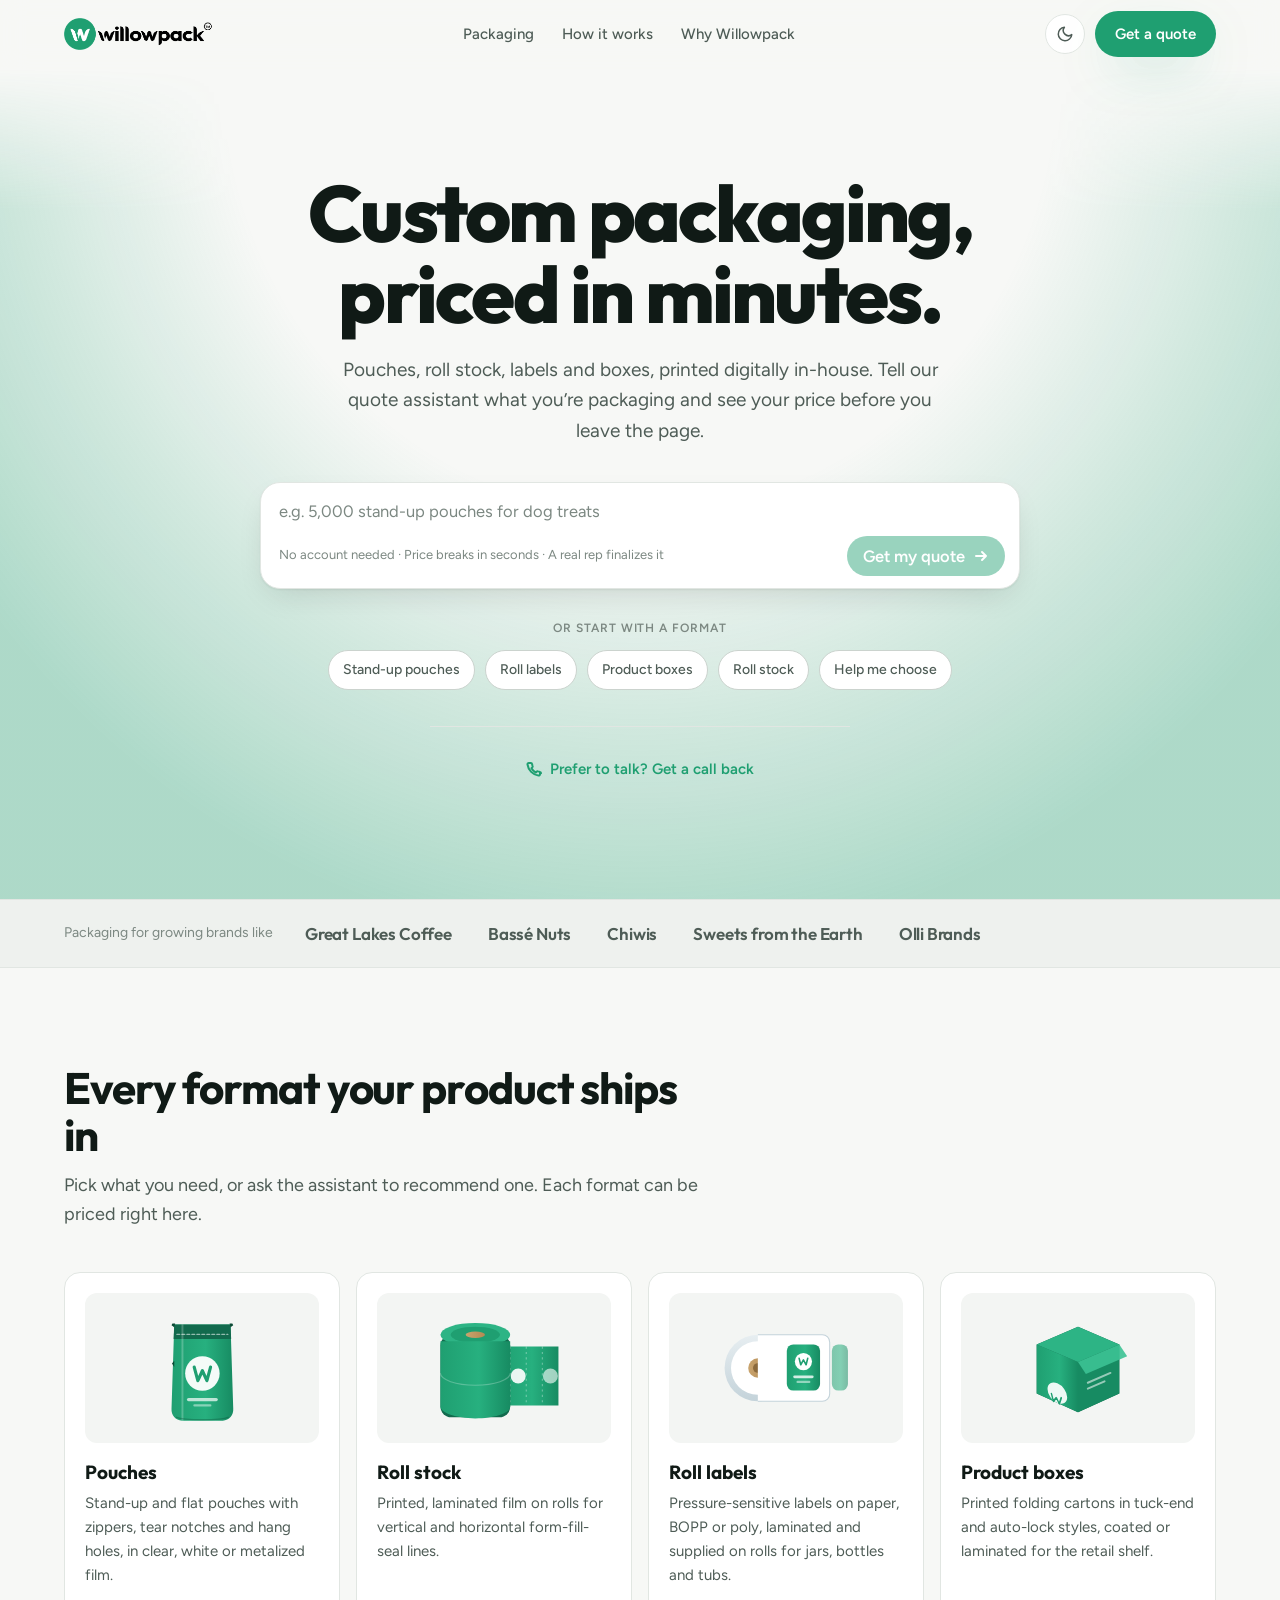
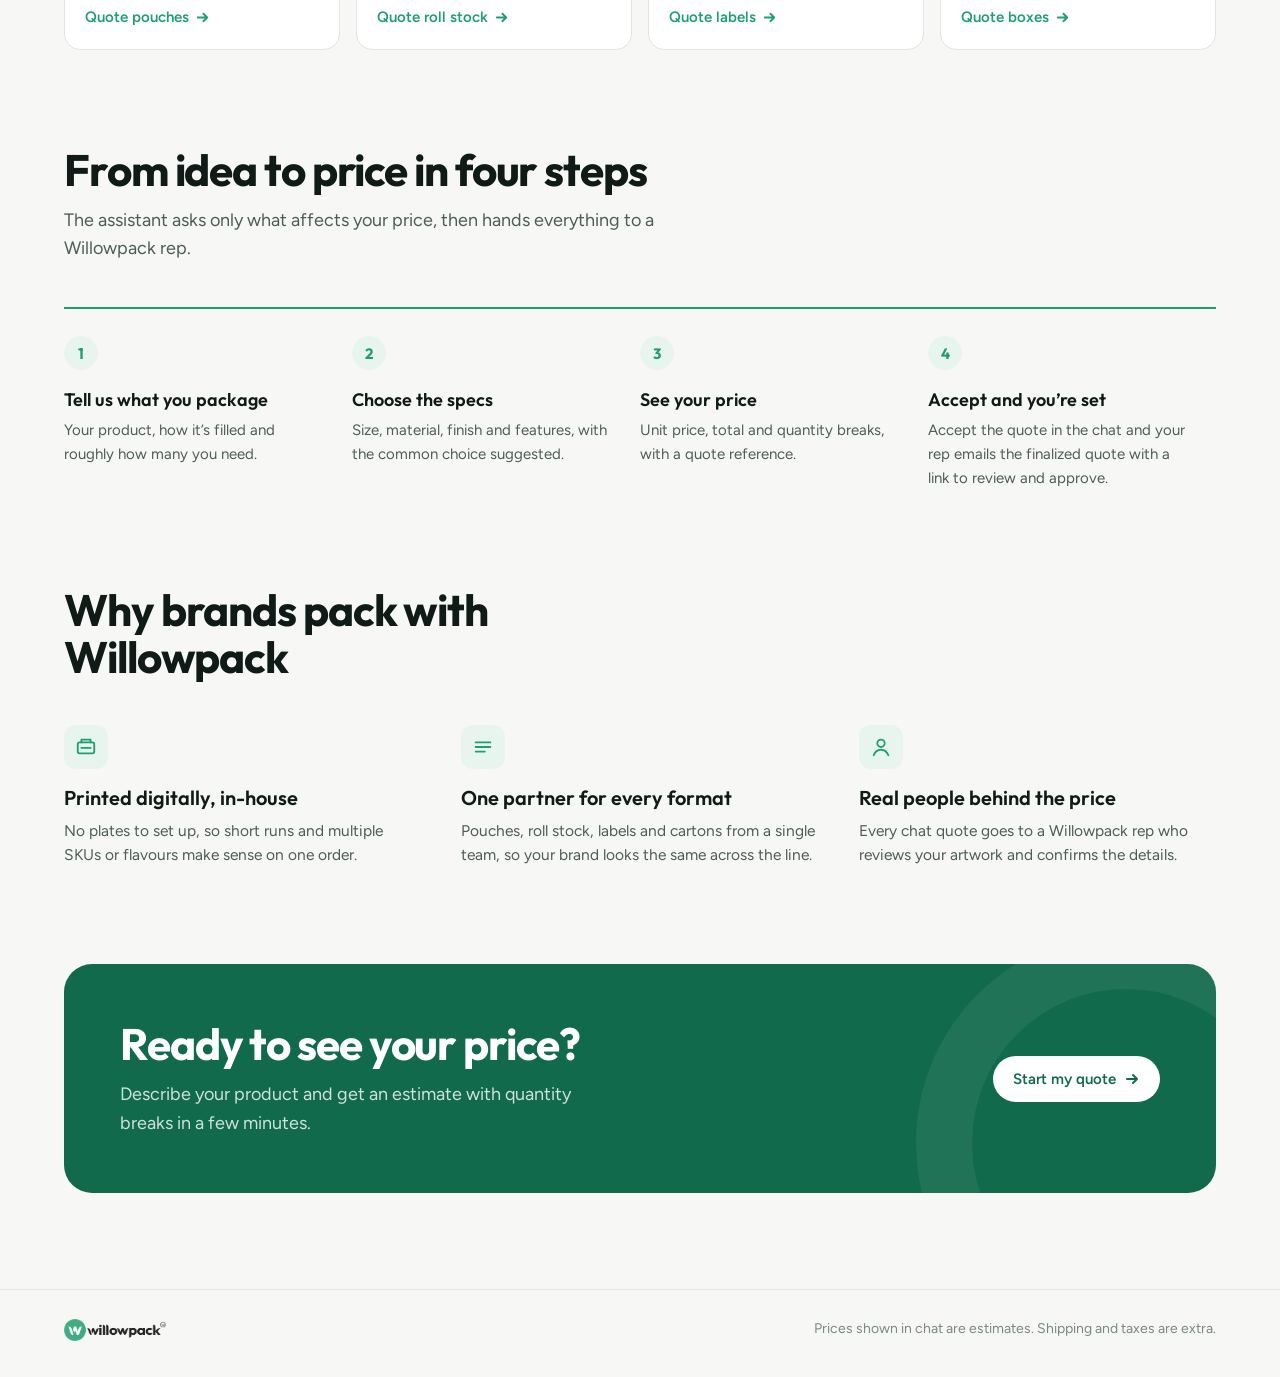
<file: index.html>
<!DOCTYPE html>
<html lang="en">
<head>
<meta charset="utf-8">
<meta name="viewport" content="width=device-width, initial-scale=1, viewport-fit=cover">
<title>Custom packaging, priced in minutes | Willowpack</title>
<meta name="description" content="Pouches, roll stock, roll labels and product boxes, printed digitally in-house. Get an instant estimate from the Willowpack quote assistant.">
<link rel="icon" href="[data-uri]">
<link rel="preconnect" href="https://fonts.googleapis.com">
<link rel="preconnect" href="https://fonts.gstatic.com" crossorigin>
<link href="https://fonts.googleapis.com/css2?family=Outfit:wght@500;600;700;800&family=Figtree:wght@400;500;600&display=swap" rel="stylesheet">
<script>
/* Set theme before paint: saved choice, else system */
(function(){var t;try{t=localStorage.getItem('wp_theme')}catch(e){}
if(t!=='light'&&t!=='dark'){t=window.matchMedia&&matchMedia('(prefers-color-scheme: dark)').matches?'dark':'light'}
document.documentElement.setAttribute('data-theme',t)})();
</script>
<style>
/* ---------- Tokens ---------- */
:root{
  --green:#1F9F71; --green-600:#188460; --green-700:#126A4D; --green-50:#E8F5EF; --green-100:#CDEBDD;
  --kraft:#C9A46E; --kraft-2:#B48A52; --film:#DCE9EF;
  --bg:#F7F8F6; --bg-2:#EEF1EE; --surface:#FFFFFF; --surface-2:#F3F5F3;
  --text:#101A16; --muted:#4E5C56; --faint:#7C8882; --line:#E1E6E2; --line-2:#CBD3CE;
  --ink-on-green:#FFFFFF; --shadow:0 1px 2px rgba(16,26,22,.06),0 12px 32px -12px rgba(16,26,22,.18);
  --glow:0 18px 50px -18px rgba(31,159,113,.55);
  --radius:16px; --radius-sm:10px; --hero-glow:34%;
  color-scheme:light;
  box-sizing:border-box;
  padding-top:env(safe-area-inset-top,0px); padding-bottom:env(safe-area-inset-bottom,0px);
}
@media (prefers-color-scheme: dark){
  :root:not([data-theme="light"]){
    --bg:#0B1311; --bg-2:#0F1916; --surface:#121D1A; --surface-2:#17231F;
    --text:#E9F0EC; --muted:#A2B2AA; --faint:#73847C; --line:#1F2D28; --line-2:#2B3B35;
    --green-50:#0F2A20; --green-100:#164034; --film:#20323A;
    --shadow:0 1px 2px rgba(0,0,0,.4),0 16px 40px -16px rgba(0,0,0,.6);
    --hero-glow:24%;
    color-scheme:dark;
  }
}
:root[data-theme="dark"]{
  --bg:#0B1311; --bg-2:#0F1916; --surface:#121D1A; --surface-2:#17231F;
  --text:#E9F0EC; --muted:#A2B2AA; --faint:#73847C; --line:#1F2D28; --line-2:#2B3B35;
  --green-50:#0F2A20; --green-100:#164034; --film:#20323A;
  --shadow:0 1px 2px rgba(0,0,0,.4),0 16px 40px -16px rgba(0,0,0,.6);
  --hero-glow:24%;
  color-scheme:dark;
}
*,*::before,*::after{box-sizing:inherit}
html{scroll-behavior:smooth;scroll-padding-top:calc(80px + env(safe-area-inset-top,0px))}
body{margin:0;background:var(--bg);color:var(--text);font:400 16.5px/1.6 Figtree,system-ui,"Segoe UI",sans-serif;-webkit-font-smoothing:antialiased;transition:background-color .25s,color .25s}
img{max-width:100%;display:block}
button,textarea,input{font:inherit;color:inherit}
a{color:inherit}
:focus-visible{outline:2px solid var(--green);outline-offset:3px;border-radius:6px}
.sr{position:absolute;width:1px;height:1px;overflow:hidden;clip:rect(0 0 0 0);white-space:nowrap}
.wrap{max-width:1200px;margin:0 auto;padding:0 24px}

/* Logo swap */
.logo{height:32px;width:auto;display:block}
.logo-dark{display:none}
:root[data-theme="dark"] .logo-light{display:none}
:root[data-theme="dark"] .logo-dark{display:block}

/* ---------- Nav ---------- */
.nav{position:sticky;top:0;z-index:20;background:color-mix(in srgb,var(--bg) 82%,transparent);backdrop-filter:saturate(1.4) blur(12px);-webkit-backdrop-filter:saturate(1.4) blur(12px);border-bottom:1px solid transparent;transition:border-color .2s}
.nav.scrolled{border-color:var(--line)}
body::before{content:"";position:fixed;inset:0 0 auto;height:env(safe-area-inset-top,0px);z-index:10;background:var(--bg)}
.nav .wrap{display:flex;align-items:center;justify-content:space-between;height:68px;gap:20px}
.nav-links{display:flex;gap:28px;font-weight:500;font-size:15px;color:var(--muted)}
.nav-links a{text-decoration:none;transition:color .15s}
.nav-links a:hover{color:var(--text)}
.nav-right{display:flex;align-items:center;gap:10px}
.btn.nav-past{display:none;align-items:center;gap:6px;padding:9px 14px;font-size:14px}
.btn.nav-past.show{display:inline-flex}
.nav-past svg{width:16px;height:16px}
@media (max-width:720px){.nav-past .lbl{display:none}.nav-past{padding:9px 11px}.nav-right{gap:8px}}
.nav .btn{white-space:nowrap}
@media (max-width:420px){.nav-right{gap:6px}.nav .icon-btn{width:36px;height:36px}.nav-past{padding:8px 10px}.nav .btn-primary{padding:8px 12px;font-size:13.5px}.nav .logo{width:96px;height:auto}}
.hero h1 .wave{display:inline-block;font-size:.82em;margin-left:.12em;vertical-align:.02em;transform-origin:70% 70%;animation:wave 1.6s ease-in-out .4s 2}
.hero.returning h1{font-size:clamp(36px,5.2vw,64px);line-height:1.08;margin:0 0 14px}
.hero.returning h1 .hname{white-space:nowrap}
.hero.returning .lede{font-size:clamp(18px,1.9vw,21px);max-width:44ch;margin:0 auto 32px}
.hero.returning .lede strong{color:var(--text);font-weight:600}
.hero .eyebrow-back{display:inline-flex;align-items:center;gap:8px;margin:0 0 18px;padding:6px 14px 6px 10px;border-radius:999px;border:1px solid var(--line);background:color-mix(in srgb,var(--surface) 70%,transparent);font-size:13.5px;font-weight:500;color:var(--muted)}
.hero .eyebrow-back i{width:8px;height:8px;border-radius:50%;background:var(--green);box-shadow:0 0 0 4px color-mix(in srgb,var(--green) 20%,transparent)}
@keyframes wave{0%,60%,100%{transform:rotate(0)}10%,30%{transform:rotate(14deg)}20%{transform:rotate(-8deg)}40%{transform:rotate(-4deg)}50%{transform:rotate(10deg)}}
@media (prefers-reduced-motion:reduce){.hero h1 .wave{animation:none}}
.icon-btn{width:40px;height:40px;border-radius:50%;border:1px solid var(--line);background:var(--surface);display:grid;place-items:center;cursor:pointer;color:var(--muted);transition:color .15s,border-color .15s}
.icon-btn:hover{color:var(--text);border-color:var(--line-2)}
.icon-btn svg{width:18px;height:18px}
.sun{display:none}
:root[data-theme="dark"] .sun{display:block}
:root[data-theme="dark"] .moon{display:none}

.btn{display:inline-flex;align-items:center;gap:8px;border:none;border-radius:999px;padding:11px 20px;font-weight:600;font-size:15px;cursor:pointer;text-decoration:none;transition:background-color .15s,transform .15s,box-shadow .2s}
.btn-primary{background:var(--green);color:var(--ink-on-green);box-shadow:var(--glow)}
.btn-primary:hover{background:var(--green-600);transform:translateY(-1px)}
.btn-primary:active{transform:translateY(0)}
.btn-ghost{background:transparent;color:var(--text);border:1px solid var(--line-2)}
.btn-ghost:hover{background:var(--surface)}
.btn svg{width:16px;height:16px}

/* ---------- Hero ---------- */
.hero{position:relative;overflow:hidden;padding:104px 0 112px}
.hero::before{content:"";position:absolute;inset:0;pointer-events:none;background:radial-gradient(ellipse 56% 92% at 50% 0%,transparent 58%,color-mix(in srgb,var(--green) calc(var(--hero-glow) * .5),transparent) 85%,color-mix(in srgb,var(--green) var(--hero-glow),transparent) 115%);-webkit-mask-image:linear-gradient(to bottom,transparent 0,#000 140px);mask-image:linear-gradient(to bottom,transparent 0,#000 140px)}
.hero-grid{position:relative;display:flex;justify-content:center}
.hero-col{width:100%;max-width:760px;text-align:center}
.hero h1{font:800 clamp(42px,6.2vw,80px)/1.02 Outfit,Figtree,sans-serif;letter-spacing:-.035em;margin:0 0 20px}
.hero .lede{font-size:19px;color:var(--muted);max-width:50ch;margin:0 auto 36px}
.hero .composer{text-align:left}

/* Composer (hero + chat share styles) */
.composer{background:var(--surface);border:1px solid var(--line);border-radius:20px;padding:14px 14px 12px 18px;box-shadow:var(--shadow);transition:border-color .15s,box-shadow .2s}
@keyframes nudge{0%{box-shadow:var(--shadow),0 0 0 0 color-mix(in srgb,var(--green) 45%,transparent)}100%{box-shadow:var(--shadow),0 0 0 14px color-mix(in srgb,var(--green) 0%,transparent)}}
.composer.nudge{animation:nudge .9s ease-out 2}
.composer:focus-within{border-color:var(--green);box-shadow:var(--shadow),0 0 0 4px color-mix(in srgb,var(--green) 18%,transparent)}
.composer textarea{display:block;width:100%;border:none;background:transparent;resize:none;outline:none;min-height:26px;max-height:180px;line-height:1.5;padding:2px 0 12px;font-size:16.5px}
.composer textarea:focus-visible{outline:none}
.composer textarea::placeholder{color:var(--faint)}
.composer-row{display:flex;align-items:center;gap:10px}
.composer-row .hint{font-size:13px;color:var(--faint)}
.send{margin-left:auto;height:40px;border-radius:999px;border:none;background:var(--green);color:#fff;display:inline-flex;align-items:center;gap:8px;padding:0 16px;font-weight:600;cursor:pointer;transition:background-color .15s,opacity .15s}
.send:hover{background:var(--green-600)}
.send:disabled{opacity:.45;cursor:default}
.send svg{width:16px;height:16px}
.send.round{width:40px;padding:0;justify-content:center}

.quick{display:flex;flex-wrap:wrap;gap:10px;justify-content:center}
.hero .quick-label{margin:30px 0 12px;font-size:12px;font-weight:600;letter-spacing:.08em;text-transform:uppercase;color:var(--faint)}
.hero .callme-wrap{margin-top:36px;padding-top:24px;border-top:1px solid var(--line);max-width:420px;margin-left:auto;margin-right:auto}
.chip{border:1px solid var(--line-2);background:var(--surface);border-radius:999px;padding:8px 14px;font-size:14px;font-weight:500;color:var(--muted);cursor:pointer;transition:color .15s,border-color .15s,background-color .15s,transform .15s}
.chip:hover{color:var(--text);border-color:var(--green);transform:translateY(-1px)}
.assure{display:flex;gap:18px;flex-wrap:wrap;margin-top:24px;justify-content:center;font-size:14px;color:var(--muted)}
.assure span{display:inline-flex;align-items:center;gap:8px}
.assure svg{width:16px;height:16px;color:var(--green);flex:none}

/* Spec explorer (hero visual) */
.explorer{position:relative;background:var(--surface);border:1px solid var(--line);border-radius:28px;box-shadow:var(--shadow);overflow:hidden}
.tabs{display:flex;gap:4px;padding:8px;border-bottom:1px solid var(--line);background:var(--surface-2)}
.tab{flex:1;border:none;background:transparent;border-radius:12px;padding:10px 6px;font-size:14px;font-weight:600;color:var(--muted);cursor:pointer;transition:background-color .2s,color .2s}
.tab:hover{color:var(--text)}
.tab[aria-selected="true"]{background:var(--surface);color:var(--text);box-shadow:0 1px 2px rgba(16,26,22,.08)}
.stage{position:relative;height:320px;display:grid;place-items:center;background:
  radial-gradient(60% 70% at 50% 60%,color-mix(in srgb,var(--green) 10%,transparent),transparent),
  repeating-linear-gradient(0deg,transparent 0 31px,color-mix(in srgb,var(--line) 70%,transparent) 31px 32px),
  repeating-linear-gradient(90deg,transparent 0 31px,color-mix(in srgb,var(--line) 70%,transparent) 31px 32px)}
.art{position:absolute;inset:0;display:grid;place-items:center;opacity:0;transform:translateY(14px) scale(.97);transition:opacity .35s ease,transform .45s cubic-bezier(.2,.8,.2,1);pointer-events:none}
.art.on{opacity:1;transform:none}
.art svg{height:250px;width:auto;filter:drop-shadow(0 18px 24px rgba(16,26,22,.18))}
.spec{padding:20px 22px 22px;display:grid;grid-template-columns:1fr auto;gap:16px;align-items:end;border-top:1px solid var(--line)}
.spec h3{font:700 20px/1.2 Outfit,sans-serif;margin:0 0 4px;letter-spacing:-.01em}
.spec .for{font-size:14px;color:var(--muted);margin:0 0 12px}
.spec ul{list-style:none;margin:0;padding:0;display:flex;flex-wrap:wrap;gap:6px}
.spec li{font-size:13px;padding:4px 10px;border-radius:999px;background:var(--green-50);color:var(--green-700)}
:root[data-theme="dark"] .spec li{color:#9BE0C2}
@media (prefers-color-scheme: dark){:root:not([data-theme="light"]) .spec li{color:#9BE0C2}}

/* ---------- Brands ---------- */
.brands{border-block:1px solid var(--line);background:var(--bg-2)}
.brands .wrap{display:flex;align-items:center;gap:32px;padding-block:22px;flex-wrap:wrap}
.brands p{margin:0;font-size:14px;color:var(--faint);flex:none}
.brand-list{display:flex;gap:36px;flex-wrap:wrap;font:600 17px/1 Outfit,sans-serif;color:var(--muted);letter-spacing:-.01em}

/* ---------- Sections ---------- */
section.block{padding:96px 0}
.head{max-width:640px;margin:0 0 44px}
.head h2{font:700 clamp(30px,3.6vw,44px)/1.08 Outfit,sans-serif;letter-spacing:-.025em;margin:0 0 12px}
.head p{margin:0;color:var(--muted);font-size:18px}

.formats{display:grid;grid-template-columns:repeat(4,minmax(0,1fr));gap:16px}
.format{position:relative;display:flex;flex-direction:column;background:var(--surface);border:1px solid var(--line);border-radius:var(--radius);padding:20px;transition:border-color .2s,transform .25s cubic-bezier(.2,.8,.2,1),box-shadow .25s}
.format:hover{border-color:color-mix(in srgb,var(--green) 55%,var(--line));transform:translateY(-4px);box-shadow:var(--shadow)}
.format .thumb{height:150px;border-radius:12px;background:var(--surface-2);display:grid;place-items:center;margin-bottom:18px;overflow:hidden}
.format .thumb svg{height:118px;width:auto;transition:transform .4s cubic-bezier(.2,.8,.2,1)}
.format:hover .thumb svg{transform:scale(1.06) rotate(-2deg)}
.format h3{font:700 19px/1.25 Outfit,sans-serif;margin:0 0 6px}
.format p{margin:0 0 18px;color:var(--muted);font-size:15px;flex:1}
.link-btn{align-self:flex-start;display:inline-flex;align-items:center;gap:6px;border:none;background:none;padding:0;font-weight:600;color:var(--green);cursor:pointer;font-size:15px}
.link-btn svg{width:15px;height:15px;transition:transform .2s}
.format:hover .link-btn svg{transform:translateX(3px)}

.steps{display:grid;grid-template-columns:repeat(4,minmax(0,1fr));gap:0;counter-reset:s;border-top:1px solid var(--line)}
.step{counter-increment:s;padding:28px 24px 0 0;position:relative}
.step::before{content:counter(s);display:grid;place-items:center;width:34px;height:34px;border-radius:50%;background:var(--green-50);color:var(--green);font:700 15px/1 Outfit,sans-serif;margin-bottom:18px}
.step::after{content:"";position:absolute;top:-1px;left:0;height:2px;width:0;background:var(--green);transition:width .8s cubic-bezier(.2,.8,.2,1)}
.steps.seen .step::after{width:100%}
.steps.seen .step:nth-child(2)::after{transition-delay:.15s}
.steps.seen .step:nth-child(3)::after{transition-delay:.3s}
.steps.seen .step:nth-child(4)::after{transition-delay:.45s}
.step h3{font:600 18px/1.3 Outfit,sans-serif;margin:0 0 6px}
.step p{margin:0;color:var(--muted);font-size:15px;max-width:28ch}

.why{display:grid;grid-template-columns:repeat(3,minmax(0,1fr));gap:40px}
.why h3{font:600 20px/1.3 Outfit,sans-serif;margin:0 0 8px}
.why p{margin:0;color:var(--muted);font-size:15.5px}
.why .ico{width:44px;height:44px;border-radius:12px;background:var(--green-50);color:var(--green);display:grid;place-items:center;margin-bottom:16px}
.why .ico svg{width:22px;height:22px}

.cta-band{padding:0 0 96px}
.cta-card{position:relative;overflow:hidden;border-radius:28px;background:var(--green-700);color:#fff;padding:56px;display:grid;grid-template-columns:1.3fr 1fr;gap:32px;align-items:center}
.cta-card>*{position:relative;z-index:1}
.cta-card::after{content:"";position:absolute;pointer-events:none;right:-120px;bottom:-160px;width:420px;height:420px;border-radius:50%;border:56px solid rgba(255,255,255,.06)}
.cta-card h2{font:700 clamp(30px,3.6vw,44px)/1.08 Outfit,sans-serif;letter-spacing:-.025em;margin:0 0 12px}
.cta-card p{margin:0;color:rgba(255,255,255,.8);font-size:18px;max-width:42ch}
.cta-card .btn-primary{background:#fff;color:var(--green-700);box-shadow:none;justify-self:end}
.cta-card .btn-primary:hover{background:#EAF6F0}

footer{border-top:1px solid var(--line);padding:28px 0 36px;color:var(--faint);font-size:14px}
footer .wrap{display:flex;justify-content:space-between;gap:16px;flex-wrap:wrap;align-items:center}
footer .logo{height:22px;opacity:.85}

/* Reveal on scroll (one orchestrated entrance per section) */
.reveal{opacity:0;transform:translateY(16px);transition:opacity .6s ease,transform .7s cubic-bezier(.2,.8,.2,1)}
.reveal.in{opacity:1;transform:none}

/* ---------- Chat ---------- */
.chat{position:fixed;inset:0;z-index:50;display:flex;flex-direction:column;background:var(--bg);opacity:0;visibility:hidden;transform:translateY(24px);transition:opacity .3s ease,transform .45s cubic-bezier(.2,.8,.2,1),visibility 0s linear .45s;padding-top:env(safe-area-inset-top,0px);padding-bottom:env(safe-area-inset-bottom,0px)}
.chat.open{opacity:1;visibility:visible;transform:none;transition:opacity .3s ease,transform .45s cubic-bezier(.2,.8,.2,1)}
.chat-bar{display:flex;align-items:center;gap:14px;padding:12px 20px;border-bottom:1px solid var(--line);background:var(--bg)}
.chat-bar .logo{height:24px}
.who{display:flex;align-items:center;gap:8px;font-size:14px;color:var(--muted);padding-left:14px;border-left:1px solid var(--line)}
.who b{color:var(--text);font-weight:600}.who-av{width:24px;height:24px;border-radius:50%;flex:none}
.dot{width:8px;height:8px;border-radius:50%;background:var(--green);box-shadow:0 0 0 0 rgba(31,159,113,.6);animation:pulse 2.4s infinite}
@keyframes pulse{0%{box-shadow:0 0 0 0 rgba(31,159,113,.5)}70%{box-shadow:0 0 0 8px rgba(31,159,113,0)}100%{box-shadow:0 0 0 0 rgba(31,159,113,0)}}
.chat-bar .spacer{flex:1}
.chat-bar .btn{padding:8px 14px;font-size:14px}

.progress{display:flex;gap:6px;justify-content:safe center;padding:10px 20px;border-bottom:1px solid var(--line);background:var(--bg-2);font-size:13px;color:var(--faint);overflow-x:auto}
.progress span{display:inline-flex;align-items:center;gap:6px;white-space:nowrap;padding:4px 10px;border-radius:999px;transition:color .3s,background-color .3s}
.progress span::before{content:"";width:7px;height:7px;border-radius:50%;background:var(--line-2);transition:background-color .3s}
.progress span.done{color:var(--muted)}
.progress span.done::before{background:var(--green)}
.progress span.now{color:var(--text);background:var(--surface)}
.progress span.now::before{background:var(--green);box-shadow:0 0 0 3px color-mix(in srgb,var(--green) 25%,transparent)}

.thread{flex:1;overflow-y:auto;padding:24px 20px 8px}
.thread-inner{max-width:760px;margin:0 auto}
.msg{display:flex;gap:12px;margin:0 0 22px;animation:rise .35s cubic-bezier(.2,.8,.2,1)}
@keyframes rise{from{opacity:0;transform:translateY(8px)}to{opacity:1;transform:none}}
.msg.user{justify-content:flex-end}
.avatar{width:32px;height:32px;border-radius:50%;flex:none;margin-top:2px}
.bubble{max-width:min(620px,86%);word-wrap:break-word}
.msg.user .bubble{background:var(--green);color:#fff;padding:10px 16px;border-radius:20px 20px 6px 20px}
.msg.bot .bubble{padding-top:4px}
.bubble p{margin:0 0 10px}.bubble p:last-child{margin-bottom:0}
.bubble ul,.bubble ol{margin:0 0 10px;padding-left:22px}
.bubble li{margin:3px 0}
.bubble strong{font-weight:600}
.bubble a{color:var(--green)}
.replies{display:flex;flex-wrap:wrap;gap:8px;margin-top:12px}
.replies .chip{font-size:13.5px;padding:7px 13px}
.replies.used .chip{opacity:.45;pointer-events:none}
.replies.used .chip.picked{opacity:1}
.chip.picked{background:var(--green);border-color:var(--green);color:#fff}
#bookBtn.booked{background:transparent;color:var(--green-700);border:1px solid var(--green);box-shadow:none;cursor:default;pointer-events:none}
:root[data-theme=dark] #bookBtn.booked,.dark #bookBtn.booked{color:var(--green)}
.chip.rec.picked::after{opacity:.9}
.replies.slots{display:grid;grid-template-columns:repeat(auto-fill,minmax(200px,1fr));gap:10px}
.chip.slot{border-radius:14px;padding:12px 14px;text-align:left;display:flex;flex-direction:column;gap:2px;line-height:1.3}
.chip.slot b{font-weight:600;color:var(--text);font-size:14.5px}
.chip.slot span{font-size:13px;color:var(--muted)}
.chip.slot.picked b,.chip.slot.picked span{color:#fff}
.chip.slot.rec::after{content:"Earliest";font-size:11px;font-weight:600;color:var(--green);margin-top:4px}
.chip.slot.rec.picked::after{color:#fff}
.history{display:none;flex:1;overflow-y:auto;padding:24px 20px}
.callme-link{display:inline-flex;align-items:center;gap:8px;padding:10px 16px;border-radius:999px;border:none;background:none;color:var(--green);font:600 15px/1 Figtree,sans-serif;cursor:pointer}
.callme-link svg{width:16px;height:16px}
.callme-link:hover{background:color-mix(in srgb,var(--green) 10%,transparent)}
#callBtn{display:none}#callBtn.show{display:inline-flex}
.cm-back{position:fixed;inset:0;z-index:80;background:rgba(5,10,8,.55);display:none;align-items:center;justify-content:center;padding:20px}
.cm-back.open{display:flex}
.cm{width:100%;max-width:420px;background:var(--surface);color:var(--text);border:1px solid var(--line);border-radius:22px;padding:24px;box-shadow:var(--shadow);animation:rise .3s cubic-bezier(.2,.8,.2,1)}
.cm h3{margin:0 0 6px;font:700 21px/1.2 Outfit,sans-serif}
.cm p.sub{margin:0 0 18px;color:var(--muted);font-size:14.5px}
.cm label.f{display:block;font-size:13px;font-weight:600;margin:0 0 6px}
.cm input[type=tel]{width:100%;box-sizing:border-box;height:46px;border-radius:12px;border:1px solid var(--line-2);background:var(--bg);color:var(--text);font:500 16px Figtree,sans-serif;padding:0 14px}
.cm input[type=tel]:focus{outline:none;border-color:var(--green);box-shadow:0 0 0 4px color-mix(in srgb,var(--green) 18%,transparent)}
.cm .consent{display:flex;gap:10px;align-items:flex-start;margin:14px 0 18px;font-size:13px;color:var(--muted);line-height:1.45}
.cm .consent input{margin-top:2px;accent-color:var(--green);width:16px;height:16px;flex:none}
.cm .row{display:flex;gap:10px;justify-content:flex-end}
.cm .msg{margin:14px 0 0;font-size:14px;min-height:1em}
.cm .msg.ok{color:var(--green)} .cm .msg.err{color:#d9534f}
.chat.show-history .history{display:block}
.chat.show-history .thread,.chat.show-history .chat-dock,.chat.show-history .progress{display:none}
.history-inner{max-width:760px;margin:0 auto}
.history-head{display:flex;align-items:center;gap:12px;margin-bottom:18px}
.history-head h2{font:700 22px/1.2 Outfit,sans-serif;margin:0;flex:1}
.hcard{width:100%;text-align:left;display:grid;grid-template-columns:1fr auto;gap:4px 16px;align-items:center;background:var(--surface);border:1px solid var(--line);border-radius:16px;padding:14px 16px;margin-bottom:10px;cursor:pointer;color:var(--text);font:inherit;transition:border-color .15s,transform .15s}
.hcard:hover{border-color:var(--green);transform:translateY(-1px)}
.hcard .t{font-weight:600;font-size:15.5px;overflow:hidden;text-overflow:ellipsis;white-space:nowrap}
.hcard .m{font-size:13px;color:var(--muted);grid-column:1}
.hcard .v{grid-row:1/3;grid-column:2;text-align:right;font:700 16px/1.2 Outfit,sans-serif;font-variant-numeric:tabular-nums}
.hcard .v small{display:block;font:500 12px/1.4 Figtree,sans-serif;color:var(--muted)}
.hcard .tag{display:inline-block;font-size:11.5px;font-weight:600;padding:2px 8px;border-radius:999px;background:var(--green-50);color:var(--green-700);margin-left:6px;vertical-align:1px}
.history-empty{color:var(--muted);padding:24px 0}
.typing{display:inline-flex;gap:5px;padding:12px 0}
.typing i{width:7px;height:7px;border-radius:50%;background:var(--faint);animation:blink 1.2s infinite}
.typing i:nth-child(2){animation-delay:.15s}.typing i:nth-child(3){animation-delay:.3s}
@keyframes blink{0%,80%,100%{opacity:.25;transform:translateY(0)}40%{opacity:1;transform:translateY(-2px)}}
.msg.error .bubble{color:var(--muted)}
.retry{background:none;border:none;color:var(--green);font-weight:600;cursor:pointer;padding:0;margin-left:4px}

.bubble table{border-collapse:collapse;margin:8px 0;font-size:14px;font-variant-numeric:tabular-nums;width:100%}
.bubble th,.bubble td{padding:6px 10px;border-bottom:1px solid var(--green-100);text-align:left}
.bubble th{font-weight:600;color:var(--muted)}
.bubble .tbl{overflow-x:auto}
.chip.rec{border-color:var(--green-600,#2f7d4f);font-weight:600}
.chip.rec::after{content:" ★ Recommended";font-size:11px;font-weight:500;opacity:.75}
.quote-pill{display:none;max-width:760px;margin:0 auto 14px;align-items:center;gap:12px;padding:12px 14px 12px 16px;border-radius:14px;background:var(--green-50);border:1px solid var(--green-100);animation:rise .4s cubic-bezier(.2,.8,.2,1)}
.quote-pill.show{display:flex}
.quote-pill .qi{font-size:13px;color:var(--muted)}
.quote-pill .qv{font:700 18px/1.1 Outfit,sans-serif;font-variant-numeric:tabular-nums}
.quote-pill .btn{margin-left:auto;padding:8px 14px;font-size:14px}

.chat-dock{padding:10px 20px 18px;background:var(--bg)}
.chat-dock .composer{max-width:760px;margin:0 auto}
.chat-dock .fine{max-width:760px;margin:8px auto 0;text-align:center;font-size:12.5px;color:var(--faint)}

.resume{position:fixed;right:20px;bottom:calc(20px + env(safe-area-inset-bottom,0px));z-index:30;display:none}
.resume.show{display:inline-flex;animation:rise .35s cubic-bezier(.2,.8,.2,1)}

/* ---------- Responsive ---------- */
@media (max-width:1000px){
  .formats{grid-template-columns:repeat(2,minmax(0,1fr))}
  .steps{grid-template-columns:repeat(2,minmax(0,1fr));row-gap:32px}
  .why{grid-template-columns:1fr;gap:28px}
  .cta-card{grid-template-columns:1fr;padding:40px 28px}
  .cta-card .btn-primary{justify-self:start}
}
@media (max-width:720px){
  .nav-links{display:none}
  .nav .btn-primary{padding:9px 14px;font-size:14px}
  .hero{padding:56px 0 64px}
  .composer-row .hint{display:none}
  .formats{grid-template-columns:1fr}
  .steps{grid-template-columns:1fr}
  section.block{padding:72px 0}
  .stage{height:260px}
  .art svg{height:200px}
  .spec{grid-template-columns:1fr}
  .who{display:none}
  .chat-bar .ghost-label{display:none}
}
@media (prefers-reduced-motion:reduce){
  *,*::before,*::after{animation:none!important;transition:none!important;scroll-behavior:auto!important}
  .reveal{opacity:1;transform:none}
}
/* Test-only tier override (this test site only; the embedded chat on landing pages has no such control) */
.tier-test{display:flex;align-items:center;gap:6px;padding:6px 20px;border-bottom:1px dashed var(--line);font-size:12.5px;color:var(--muted);flex-wrap:wrap}
.tier-test .tt-label{font-weight:600;margin-right:4px;text-transform:uppercase;letter-spacing:.6px;font-size:11px}
.tier-test button{font:600 12.5px/1 'Figtree',sans-serif;padding:6px 11px;border-radius:999px;border:1px solid var(--line);background:var(--surface);color:var(--text);cursor:pointer;min-height:28px}
.tier-test button[aria-pressed="true"]{background:var(--green);border-color:var(--green);color:#fff}
/* Live chat with a sales rep (assets/wp-live.js) */
.agent-av{display:grid;place-items:center;background:var(--green);color:#fff;font:700 12px/1 'Outfit',sans-serif;letter-spacing:.3px}
.agent-name{font:600 12px/1.3 'Figtree',sans-serif;color:var(--muted);margin:0 0 4px}
.msg.live-note{justify-content:center}
.live-note-text{font-size:13px;color:var(--muted);background:var(--surface-2);padding:6px 12px;border-radius:999px;text-align:center}
.msg.live-banner{justify-content:center;align-items:center;gap:8px;font-size:13.5px;position:sticky;top:0;z-index:2;background:var(--bg);padding:6px 0;margin:0 0 14px}
.live-dot{width:8px;height:8px;border-radius:50%;background:#12B76A;box-shadow:0 0 0 3px rgba(18,183,106,.2);animation:livepulse 1.6s ease-in-out infinite}
@keyframes livepulse{50%{box-shadow:0 0 0 6px rgba(18,183,106,0)}}
@media (prefers-reduced-motion:reduce){.live-dot{animation:none}}
</style>
</head>
<body>

<!-- Reusable SVG illustrations -->
<svg width="0" height="0" style="position:absolute" aria-hidden="true">
  <defs>
    <symbol id="logo-reg" viewBox="0 0 580 125"><image href="[data-uri]" width="580" height="125"/></symbol>
    <symbol id="logo-white" viewBox="0 0 580 125"><image href="[data-uri]" width="580" height="125"/></symbol>
    <linearGradient id="gFilm" x1="0" x2="1"><stop offset="0" stop-color="#1F9F71"/><stop offset=".55" stop-color="#27B07F"/><stop offset="1" stop-color="#178B62"/></linearGradient>
    <linearGradient id="gShine" x1="0" x2="1"><stop offset="0" stop-color="#fff" stop-opacity="0"/><stop offset=".5" stop-color="#fff" stop-opacity=".35"/><stop offset="1" stop-color="#fff" stop-opacity="0"/></linearGradient>
    <linearGradient id="gKraft" x1="0" x2="1"><stop offset="0" stop-color="#C9A46E"/><stop offset="1" stop-color="#B48A52"/></linearGradient>
    <linearGradient id="gRoll" x1="0" x2="0" y1="0" y2="1"><stop offset="0" stop-color="#E7EEF1"/><stop offset="1" stop-color="#C4D3DA"/></linearGradient>
    <symbol id="i-pouch" viewBox="0 0 200 260">
      <path d="M38 34h124l6 186c1 14-9 26-23 26H55c-14 0-24-12-23-26z" fill="url(#gFilm)"/>
      <path d="M38 34h124l1.4 32H36.6z" fill="#126A4D"/>
      <path d="M34 32l6 0-2 8-6-4zM166 32l-6 0 2 8 6-4z" fill="#0B4A35"/>
      <path d="M44 56h112" stroke="#fff" stroke-opacity=".55" stroke-width="3" stroke-dasharray="6 5" stroke-linecap="round"/>
      <path d="M33 120l5-6v14z" fill="#0B4A35"/>
      <rect x="62" y="104" width="76" height="76" rx="38" fill="#fff" fill-opacity=".95"/>
      <path d="M82 128l8 30 10-22 10 22 8-30" fill="none" stroke="#1F9F71" stroke-width="7" stroke-linecap="round" stroke-linejoin="round"/>
      <rect x="66" y="196" width="68" height="7" rx="3.5" fill="#fff" fill-opacity=".7"/>
      <rect x="80" y="210" width="40" height="5" rx="2.5" fill="#fff" fill-opacity=".45"/>
      <path d="M60 34l-8 212" stroke="url(#gShine)" stroke-width="22" opacity=".7"/>
      <path d="M42 238c18 8 98 8 116 0" stroke="#0B4A35" stroke-opacity=".35" stroke-width="3" fill="none"/>
    </symbol>
    <symbol id="i-labels" viewBox="0 0 260 220">
      <ellipse cx="78" cy="110" rx="62" ry="62" fill="url(#gRoll)"/>
      <ellipse cx="78" cy="110" rx="50" ry="50" fill="#fff"/>
      <ellipse cx="78" cy="110" rx="18" ry="18" fill="url(#gKraft)"/>
      <ellipse cx="78" cy="110" rx="9" ry="9" fill="#8C6A3C"/>
      <path d="M78 48h120c8 0 14 6 14 14v96c0 8-6 14-14 14H78" fill="#fff"/>
      <path d="M78 48h120c8 0 14 6 14 14v96c0 8-6 14-14 14H78" fill="none" stroke="#C4D3DA" stroke-width="2"/>
      <rect x="132" y="66" width="62" height="86" rx="12" fill="url(#gFilm)"/>
      <circle cx="163" cy="98" r="16" fill="#fff"/>
      <path d="M155 92l3 12 5-9 5 9 3-12" fill="none" stroke="#1F9F71" stroke-width="3" stroke-linecap="round" stroke-linejoin="round"/>
      <rect x="144" y="124" width="38" height="5" rx="2.5" fill="#fff" fill-opacity=".8"/>
      <rect x="150" y="134" width="26" height="4" rx="2" fill="#fff" fill-opacity=".5"/>
      <rect x="216" y="66" width="30" height="86" rx="12" fill="url(#gFilm)" opacity=".55"/>
    </symbol>
    <symbol id="i-box" viewBox="0 0 240 240">
      <path d="M120 36l84 36v100l-84 38-84-38V72z" fill="#126A4D"/>
      <path d="M36 72l84 36v102l-84-38z" fill="url(#gFilm)"/>
      <path d="M204 72l-84 36v102l84-38z" fill="#178B62"/>
      <path d="M36 72l84-36 84 36-84 36z" fill="#2DB485"/>
      <path d="M120 108l84-36 16 24-84 36z" fill="#3CC394" opacity=".9"/>
      <rect x="58" y="118" width="40" height="40" rx="20" transform="skewY(23)" fill="#fff" fill-opacity=".92"/>
      <path d="M66 146l4 14 6-10 6 10 4-14" transform="skewY(23) translate(0 -2)" fill="none" stroke="#1F9F71" stroke-width="3.2" stroke-linecap="round" stroke-linejoin="round"/>
      <path d="M140 150l46-20M140 162l34-15" stroke="#fff" stroke-opacity=".55" stroke-width="4" stroke-linecap="round"/>
    </symbol>
    <symbol id="i-rollstock" viewBox="0 0 280 220">
      <path d="M150 70h110v110H150" fill="url(#gFilm)"/>
      <path d="M170 70v110M200 70v110M230 70v110" stroke="#fff" stroke-opacity=".35" stroke-width="2" stroke-dasharray="4 6"/>
      <circle cx="185" cy="125" r="14" fill="#fff" fill-opacity=".9"/><circle cx="245" cy="125" r="14" fill="#fff" fill-opacity=".6"/>
      <rect x="40" y="48" width="130" height="154" rx="20" fill="#126A4D"/>
      <ellipse cx="105" cy="48" rx="65" ry="22" fill="#2DB485"/>
      <ellipse cx="105" cy="48" rx="46" ry="15" fill="#1F9F71"/>
      <ellipse cx="105" cy="48" rx="18" ry="6" fill="url(#gKraft)"/>
      <path d="M40 60v122c0 12 29 22 65 22s65-10 65-22V60" fill="url(#gFilm)"/>
      <path d="M58 70v120" stroke="url(#gShine)" stroke-width="18"/>
      <path d="M40 120c0 12 29 22 65 22s65-10 65-22" fill="none" stroke="#fff" stroke-opacity=".25" stroke-width="2"/>
    </symbol>
  </defs>
</svg>

<header class="nav" id="nav">
  <div class="wrap">
    <a href="#top" aria-label="Willowpack home">
      <svg class="logo logo-light" viewBox="0 0 580 125" width="139" height="30" role="img" aria-label="Willowpack"><use href="#logo-reg"/></svg>
      <svg class="logo logo-dark" viewBox="0 0 580 125" width="139" height="30" role="img" aria-label="Willowpack"><use href="#logo-white"/></svg>
    </a>
    <nav class="nav-links" aria-label="Sections">
      <a href="#formats">Packaging</a>
      <a href="#how">How it works</a>
      <a href="#why">Why Willowpack</a>
    </nav>
    <div class="nav-right">
      <button class="icon-btn" id="themeBtn" type="button" aria-label="Switch colour theme">
        <svg class="moon" viewBox="0 0 24 24" fill="none" stroke="currentColor" stroke-width="2" stroke-linecap="round" stroke-linejoin="round"><path d="M21 12.8A9 9 0 1 1 11.2 3a7 7 0 0 0 9.8 9.8z"/></svg>
        <svg class="sun" viewBox="0 0 24 24" fill="none" stroke="currentColor" stroke-width="2" stroke-linecap="round"><circle cx="12" cy="12" r="4"/><path d="M12 2v2M12 20v2M4.9 4.9l1.4 1.4M17.7 17.7l1.4 1.4M2 12h2M20 12h2M4.9 19.1l1.4-1.4M17.7 6.3l1.4-1.4"/></svg>
      </button>
      <button class="btn btn-ghost nav-past" id="navPast" type="button" aria-label="Previous quotes"><svg viewBox="0 0 16 16" fill="none" stroke="currentColor" stroke-width="2" stroke-linecap="round" stroke-linejoin="round"><circle cx="8" cy="8" r="6"/><path d="M8 5v3l2 1.5"/></svg><span class="lbl">Previous quotes</span></button>
      <button class="btn btn-primary" type="button" data-hero>Get a quote</button>
    </div>
  </div>
</header>

<main id="top">
  <section class="hero">
    <div class="wrap hero-grid">
      <div class="hero-col">
        <h1 id="heroTitle">Custom packaging,<br>priced in minutes.</h1>
        <p class="lede" id="heroLede">Pouches, roll stock, labels and boxes, printed digitally in-house. Tell our quote assistant what you’re packaging and see your price before you leave the page.</p>

        <form class="composer" id="heroForm" autocomplete="off">
          <label class="sr" for="heroInput">Describe what you’re packaging</label>
          <textarea id="heroInput" rows="1" placeholder="e.g. 5,000 stand-up pouches for dog treats"></textarea>
          <div class="composer-row">
            <span class="hint" id="heroHint">No account needed · Price breaks in seconds · A real rep finalizes it</span>
            <button class="send" type="submit" id="heroSend" disabled>Get my quote
              <svg viewBox="0 0 16 16" fill="none" stroke="currentColor" stroke-width="2" stroke-linecap="round" stroke-linejoin="round"><path d="M3 8h10M9 4l4 4-4 4"/></svg>
            </button>
          </div>
        </form>
        <p class="quick-label">Or start with a format</p>
        <div class="quick" aria-label="Start with a format">
          <button class="chip" type="button" data-open="I need a quote for stand-up pouches.">Stand-up pouches</button>
          <button class="chip" type="button" data-open="I need a quote for roll labels.">Roll labels</button>
          <button class="chip" type="button" data-open="I need a quote for product boxes.">Product boxes</button>
          <button class="chip" type="button" data-open="I need a quote for roll stock film for my filling line.">Roll stock</button>
          <button class="chip" type="button" data-open="I’m not sure which packaging format I need. Can you help me choose?">Help me choose</button>
        </div>
        <div class="callme-wrap"><button class="callme-link" type="button" data-callme><svg viewBox="0 0 16 16" fill="none" stroke="currentColor" stroke-width="2" stroke-linecap="round" stroke-linejoin="round"><path d="M14 11.2v2a1.3 1.3 0 0 1-1.5 1.3A12.9 12.9 0 0 1 1.5 3.5 1.3 1.3 0 0 1 2.8 2h2a1.3 1.3 0 0 1 1.3 1.1c.1.7.3 1.3.5 1.9a1.3 1.3 0 0 1-.3 1.4l-.8.8a10.4 10.4 0 0 0 4.3 4.3l.8-.8a1.3 1.3 0 0 1 1.4-.3c.6.2 1.2.4 1.9.5a1.3 1.3 0 0 1 1.1 1.3z"/></svg>Prefer to talk? Get a call back</button></div>
      </div>

    </div>
  </section>

  <div class="brands">
    <div class="wrap">
      <p>Packaging for growing brands like</p>
      <div class="brand-list"><span>Great Lakes Coffee</span><span>Bassé Nuts</span><span>Chiwis</span><span>Sweets from the Earth</span><span>Olli Brands</span></div>
    </div>
  </div>

  <section class="block" id="formats">
    <div class="wrap">
      <div class="head reveal">
        <h2>Every format your product ships in</h2>
        <p>Pick what you need, or ask the assistant to recommend one. Each format can be priced right here.</p>
      </div>
      <div class="formats">
        <article class="format reveal">
          <div class="thumb"><svg viewBox="0 0 200 260" aria-hidden="true"><use href="#i-pouch"/></svg></div>
          <h3>Pouches</h3>
          <p>Stand-up and flat pouches with zippers, tear notches and hang holes, in clear, white or metalized film.</p>
          <button class="link-btn" type="button" data-open="I need a quote for stand-up pouches.">Quote pouches <svg viewBox="0 0 16 16" fill="none" stroke="currentColor" stroke-width="2" stroke-linecap="round" stroke-linejoin="round"><path d="M3 8h10M9 4l4 4-4 4"/></svg></button>
        </article>
        <article class="format reveal">
          <div class="thumb"><svg viewBox="0 0 280 220" aria-hidden="true"><use href="#i-rollstock"/></svg></div>
          <h3>Roll stock</h3>
          <p>Printed, laminated film on rolls for vertical and horizontal form-fill-seal lines.</p>
          <button class="link-btn" type="button" data-open="I need a quote for roll stock film for my filling line.">Quote roll stock <svg viewBox="0 0 16 16" fill="none" stroke="currentColor" stroke-width="2" stroke-linecap="round" stroke-linejoin="round"><path d="M3 8h10M9 4l4 4-4 4"/></svg></button>
        </article>
        <article class="format reveal">
          <div class="thumb"><svg viewBox="0 0 260 220" aria-hidden="true"><use href="#i-labels"/></svg></div>
          <h3>Roll labels</h3>
          <p>Pressure-sensitive labels on paper, BOPP or poly, laminated and supplied on rolls for jars, bottles and tubs.</p>
          <button class="link-btn" type="button" data-open="I need a quote for roll labels.">Quote labels <svg viewBox="0 0 16 16" fill="none" stroke="currentColor" stroke-width="2" stroke-linecap="round" stroke-linejoin="round"><path d="M3 8h10M9 4l4 4-4 4"/></svg></button>
        </article>
        <article class="format reveal">
          <div class="thumb"><svg viewBox="0 0 240 240" aria-hidden="true"><use href="#i-box"/></svg></div>
          <h3>Product boxes</h3>
          <p>Printed folding cartons in tuck-end and auto-lock styles, coated or laminated for the retail shelf.</p>
          <button class="link-btn" type="button" data-open="I need a quote for product boxes.">Quote boxes <svg viewBox="0 0 16 16" fill="none" stroke="currentColor" stroke-width="2" stroke-linecap="round" stroke-linejoin="round"><path d="M3 8h10M9 4l4 4-4 4"/></svg></button>
        </article>
      </div>
    </div>
  </section>

  <section class="block" id="how" style="padding-top:0">
    <div class="wrap">
      <div class="head reveal">
        <h2>From idea to price in four steps</h2>
        <p>The assistant asks only what affects your price, then hands everything to a Willowpack rep.</p>
      </div>
      <div class="steps" id="steps">
        <div class="step"><h3>Tell us what you package</h3><p>Your product, how it’s filled and roughly how many you need.</p></div>
        <div class="step"><h3>Choose the specs</h3><p>Size, material, finish and features, with the common choice suggested.</p></div>
        <div class="step"><h3>See your price</h3><p>Unit price, total and quantity breaks, with a quote reference.</p></div>
        <div class="step"><h3>Accept and you’re set</h3><p>Accept the quote in the chat and your rep emails the finalized quote with a link to review and approve.</p></div>
      </div>
    </div>
  </section>

  <section class="block" id="why" style="padding-top:0">
    <div class="wrap">
      <div class="head reveal"><h2>Why brands pack with Willowpack</h2></div>
      <div class="why">
        <div class="reveal"><div class="ico"><svg viewBox="0 0 24 24" fill="none" stroke="currentColor" stroke-width="2" stroke-linecap="round" stroke-linejoin="round"><rect x="3" y="7" width="18" height="12" rx="2"/><path d="M7 7V4h10v3M7 13h10"/></svg></div><h3>Printed digitally, in-house</h3><p>No plates to set up, so short runs and multiple SKUs or flavours make sense on one order.</p></div>
        <div class="reveal"><div class="ico"><svg viewBox="0 0 24 24" fill="none" stroke="currentColor" stroke-width="2" stroke-linecap="round" stroke-linejoin="round"><path d="M4 7h16M4 12h16M4 17h10"/></svg></div><h3>One partner for every format</h3><p>Pouches, roll stock, labels and cartons from a single team, so your brand looks the same across the line.</p></div>
        <div class="reveal"><div class="ico"><svg viewBox="0 0 24 24" fill="none" stroke="currentColor" stroke-width="2" stroke-linecap="round" stroke-linejoin="round"><circle cx="12" cy="8" r="4"/><path d="M4 21c1.5-4 4.5-6 8-6s6.5 2 8 6"/></svg></div><h3>Real people behind the price</h3><p>Every chat quote goes to a Willowpack rep who reviews your artwork and confirms the details.</p></div>
      </div>
    </div>
  </section>

  <section class="cta-band">
    <div class="wrap">
      <div class="cta-card reveal">
        <div><h2>Ready to see your price?</h2><p>Describe your product and get an estimate with quantity breaks in a few minutes.</p></div>
        <button class="btn btn-primary" type="button" data-hero>Start my quote
          <svg viewBox="0 0 16 16" fill="none" stroke="currentColor" stroke-width="2" stroke-linecap="round" stroke-linejoin="round"><path d="M3 8h10M9 4l4 4-4 4"/></svg>
        </button>
      </div>
    </div>
  </section>
</main>

<footer>
  <div class="wrap">
    <svg class="logo logo-light" viewBox="0 0 580 125" width="102" height="22" role="img" aria-label="Willowpack"><use href="#logo-reg"/></svg>
    <svg class="logo logo-dark" viewBox="0 0 580 125" width="102" height="22" role="img" aria-label="Willowpack"><use href="#logo-white"/></svg>
    <span>Prices shown in chat are estimates. Shipping and taxes are extra.</span>
  </div>
</footer>

<button class="btn btn-primary resume" id="resume" type="button">Continue my quote</button>

<div class="cm-back" id="cmBack" role="dialog" aria-modal="true" aria-labelledby="cmTitle">
  <form class="cm" id="cmForm" autocomplete="on">
    <h3 id="cmTitle">Get a call back</h3>
    <p class="sub" id="cmSub">Our AI packaging assistant will call you in about a minute. It can price options, pick up a saved quote and book time with a Willowpack rep.</p>
    <label class="f" for="cmPhone">Phone number (Canada or US)</label>
    <input type="tel" id="cmPhone" name="tel" inputmode="tel" autocomplete="tel" placeholder="(416) 555-0123" required>
    <label class="consent"><input type="checkbox" id="cmConsent"><span>I agree to receive a call at this number from Willowpack's AI assistant about my packaging request. Calls may be recorded for quality.</span></label>
    <div class="row"><button class="btn btn-ghost" type="button" id="cmCancel">Cancel</button><button class="btn btn-primary" type="submit" id="cmSubmit">Call me now</button></div>
    <p class="msg" id="cmMsg" aria-live="polite"></p>
  </form>
</div>

<!-- Live chat -->
<div class="chat" id="chat" role="dialog" aria-modal="true" aria-label="Riley, Willowpack AI quote specialist">
  <div class="chat-bar">
    <svg class="logo logo-light" viewBox="0 0 580 125" width="111" height="24" role="img" aria-label="Willowpack"><use href="#logo-reg"/></svg>
    <svg class="logo logo-dark" viewBox="0 0 580 125" width="111" height="24" role="img" aria-label="Willowpack"><use href="#logo-white"/></svg>
    <span class="who"><img class="who-av" src="/assets/riley.jpg" alt="" width="24" height="24"><span><b>Riley</b> · AI quote specialist</span><span class="dot" title="Online"></span></span>
    <span class="spacer"></span>
    <button class="btn btn-ghost" type="button" id="callBtn" aria-label="Continue via call"><svg viewBox="0 0 16 16" fill="none" stroke="currentColor" stroke-width="2" stroke-linecap="round" stroke-linejoin="round"><path d="M14 11.2v2a1.3 1.3 0 0 1-1.5 1.3A12.9 12.9 0 0 1 1.5 3.5 1.3 1.3 0 0 1 2.8 2h2a1.3 1.3 0 0 1 1.3 1.1c.1.7.3 1.3.5 1.9a1.3 1.3 0 0 1-.3 1.4l-.8.8a10.4 10.4 0 0 0 4.3 4.3l.8-.8a1.3 1.3 0 0 1 1.4-.3c.6.2 1.2.4 1.9.5a1.3 1.3 0 0 1 1.1 1.3z"/></svg><span class="ghost-label">Continue via call</span></button>
    <button class="btn btn-ghost" type="button" id="historyBtn" aria-label="Past quotes"><svg viewBox="0 0 16 16" fill="none" stroke="currentColor" stroke-width="2" stroke-linecap="round" stroke-linejoin="round"><circle cx="8" cy="8" r="6"/><path d="M8 5v3l2 1.5"/></svg><span class="ghost-label">Past quotes</span></button>
    <button class="btn btn-ghost" type="button" id="newQuote"><span class="ghost-label">New quote</span><svg viewBox="0 0 16 16" fill="none" stroke="currentColor" stroke-width="2" stroke-linecap="round"><path d="M8 3v10M3 8h10"/></svg></button>
    <button class="icon-btn" type="button" id="closeChat" aria-label="Back to page"><svg viewBox="0 0 24 24" fill="none" stroke="currentColor" stroke-width="2" stroke-linecap="round"><path d="M6 6l12 12M18 6L6 18"/></svg></button>
  </div>
  <div class="progress" id="progress" aria-label="Quote progress">
    <span data-s="0" class="now">Your product</span><span data-s="1">Your details</span><span data-s="2">Specs</span><span data-s="3">Price</span><span data-s="4">Next step</span>
  </div>
  <div class="tier-test" id="tierTest" role="group" aria-label="Test only: force the customer tier">
    <span class="tt-label">Test tier</span>
    <button type="button" data-tier="" aria-pressed="true">Auto</button><button type="button" data-tier="A" aria-pressed="false">A</button><button type="button" data-tier="B" aria-pressed="false">B</button><button type="button" data-tier="S" aria-pressed="false">S</button><button type="button" data-tier="C" aria-pressed="false">C</button>
  </div>
  <div class="history" id="history" aria-label="Past quote chats">
    <div class="history-inner">
      <div class="history-head"><h2>Your quote chats</h2><button class="btn btn-ghost" type="button" id="historyClose">Back to chat</button></div>
      <div id="historyList"></div>
    </div>
  </div>
  <div class="thread" id="thread" aria-live="polite">
    <div class="thread-inner" id="threadInner"></div>
  </div>
  <div class="chat-dock">
    <div class="quote-pill" id="quotePill">
      <div><div class="qi" id="qId">Quote</div><div class="qv" id="qVal"></div></div>
      <button class="btn btn-primary" type="button" id="bookBtn">Accept this quote</button>
    </div>
    <form class="composer" id="chatForm" autocomplete="off">
      <label class="sr" for="chatInput">Message</label>
      <textarea id="chatInput" rows="1" placeholder="Reply…"></textarea>
      <div class="composer-row">
        <span class="hint">Enter to send · Shift + Enter for a new line</span>
        <button class="send round" type="submit" id="chatSend" aria-label="Send" disabled>
          <svg viewBox="0 0 16 16" fill="none" stroke="currentColor" stroke-width="2" stroke-linecap="round" stroke-linejoin="round"><path d="M8 13V3M3.5 7.5 8 3l4.5 4.5"/></svg>
        </button>
      </div>
    </form>
    <p class="fine">Estimates only. Shipping and taxes are extra; your Willowpack rep confirms the final quote.</p>
  </div>
</div>

<script src="/assets/wp-live.js"></script>
<script>
(function () {
  var WEBHOOK_URL = 'https://n8n.sinaprinting.com/webhook/willowpack-quote-chat';
  var HISTORY_URL = 'https://n8n.sinaprinting.com/webhook/willowpack-quote-history';
  var CALL_URL = 'https://n8n.sinaprinting.com/webhook/willowpack-call-request';
  var MARK = '/assets/riley.jpg'; /* Riley, the AI quote specialist's avatar */
  var $ = function (s) { return document.querySelector(s); };
  var root = document.documentElement;

  /* ---------- Theme ---------- */
  $('#themeBtn').addEventListener('click', function () {
    var t = root.getAttribute('data-theme') === 'dark' ? 'light' : 'dark';
    root.setAttribute('data-theme', t);
    try { localStorage.setItem('wp_theme', t); } catch (e) {}
  });

  /* ---------- Nav border on scroll ---------- */
  var nav = $('#nav');
  addEventListener('scroll', function () { nav.classList.toggle('scrolled', scrollY > 8); }, { passive: true });

  /* ---------- Reveal ---------- */
  if ('IntersectionObserver' in window) {
    var io = new IntersectionObserver(function (es) {
      es.forEach(function (e) { if (e.isIntersecting) { e.target.classList.add(e.target.id === 'steps' ? 'seen' : 'in'); io.unobserve(e.target); } });
    }, { threshold: .15 });
    document.querySelectorAll('.reveal, #steps').forEach(function (el, i) {
      if (el.classList.contains('format')) el.style.transitionDelay = (Array.prototype.indexOf.call(el.parentNode.children, el) * 70) + 'ms';
      io.observe(el);
    });
  } else {
    document.querySelectorAll('.reveal').forEach(function (el) { el.classList.add('in'); });
    $('#steps').classList.add('seen');
  }

  /* ---------- Chat state ---------- */
  function uuid() {
    if (window.crypto && crypto.randomUUID) return crypto.randomUUID();
    return 'xxxxxxxx-xxxx-4xxx-yxxx-xxxxxxxxxxxx'.replace(/[xy]/g, function (c) { var r = Math.random() * 16 | 0; return (c === 'x' ? r : (r & 3 | 8)).toString(16); });
  }
  function ss(k, v) { try { if (v === undefined) return localStorage.getItem(k); localStorage.setItem(k, v); } catch (e) { return null; } }
  function getList() { try { var l = JSON.parse(ss('wp_sessions') || '[]'); return Array.isArray(l) ? l : []; } catch (e) { return []; } }
  function remember(id, text) {
    var l = getList(), f = l.filter(function (x) { return x.id === id; })[0];
    if (f) f.ts = Date.now(); else l.unshift({ id: id, title: String(text || 'Quote chat').slice(0, 80), ts: Date.now() });
    l.sort(function (a, b) { return b.ts - a.ts; }); ss('wp_sessions', JSON.stringify(l.slice(0, 25)));
  }
  function known(id) { return getList().some(function (x) { return x.id === id; }); }
  var sessionId = ss('wp_session') || uuid();
  var resumeId = (new URLSearchParams(location.search)).get('resume') || '';
  /* Email links: &ask=book sends the book-a-call message; &ask=approve (follow-up "Approve my quote") asks to review and approve the quote.
     Either is sent after the saved chat loads. The customer still confirms the quote in the chat. */
  var ASK_MSG = { book: 'I’d like to book a call with a Willowpack rep to finalize this quote.', approve: 'I’m back to review my quote and approve it.' };
  var pendingAsk = ASK_MSG[(new URLSearchParams(location.search)).get('ask')] && /^[A-Za-z0-9-]{8,64}$/.test((new URLSearchParams(location.search)).get('resume') || '') ? ASK_MSG[(new URLSearchParams(location.search)).get('ask')] : '';
  if (/^[A-Za-z0-9-]{8,64}$/.test(resumeId)) { sessionId = resumeId; remember(resumeId, 'Saved quote'); try { history.replaceState(null, '', location.pathname); } catch (e) {} } else resumeId = '';
  ss('wp_session', sessionId);
  var q = new URLSearchParams(location.search);
  var metadata = { page_url: location.href.split('#')[0], utm_source: q.get('utm_source') || '', utm_medium: q.get('utm_medium') || '', utm_campaign: q.get('utm_campaign') || '', referrer: document.referrer || '' };
  try { metadata.timezone = Intl.DateTimeFormat().resolvedOptions().timeZone || ''; } catch (e) {}
  /* Test only: force how Riley treats the customer's tier (A = no instant price, hand to a sales rep). Saved in this browser. */
  function setForceTier(t) {
    t = /^[ABSC]$/.test(t) ? t : '';
    ss('wp_force_tier', t);
    if (t) metadata.force_tier = t; else delete metadata.force_tier;
    document.querySelectorAll('#tierTest button').forEach(function (b) { b.setAttribute('aria-pressed', String(b.dataset.tier === t)); });
  }
  setForceTier(ss('wp_force_tier') || '');
  document.querySelectorAll('#tierTest button').forEach(function (b) { b.addEventListener('click', function () { setForceTier(b.dataset.tier); }); });
  /* Sent to Riley (not shown) when no sales rep joined a live chat in time */
  var LIVE_MISSED = '[system] No sales rep was free to join the live chat. Apologise briefly and offer to book a call with the rep or have the rep call them.';
  var NUDGE = '[system] Hesitation: the customer has not picked an option for about 45 seconds. Send the hesitation nudge from step 8b, once.';

  var chat = $('#chat'), inner = $('#threadInner'), thread = $('#thread'), input = $('#chatInput'), send = $('#chatSend');
  var busy = false, started = false, stage = 0, lastFocus = null, engaged = false, bookedNow = false;
  function updateCallBtn() { $('#callBtn').classList.toggle('show', engaged && !bookedNow); }

  function setStage(n) {
    if (n < stage) return; stage = n;
    document.querySelectorAll('#progress span').forEach(function (s) {
      var k = +s.dataset.s; s.className = k < n ? 'done' : (k === n ? 'now' : '');
    });
  }
  function inferStage(text) {
    var t = text.toLowerCase();
    if (/(meeting|calendar invite|book|call with)/.test(t) && stage >= 3) setStage(4);
    else if (/q-[a-z0-9]{8}/.test(t) || /(unit price|total)/.test(t)) setStage(3);
    else if (/(size|material|finish|zipper|ink|structure|dimensions|board|laminat)/.test(t)) setStage(2);
    else if (/(email|company|name|phone|website)/.test(t)) setStage(1);
  }

  function openChat(prefill) {
    lastFocus = document.activeElement;
    chat.classList.add('open');
    document.body.style.overflow = 'hidden';
    $('#resume').classList.remove('show');
    setTimeout(function () { input.focus(); }, 50);
    if (prefill) { if (known(sessionId)) newInquiry(prefill); else ask(prefill); }
    else if (!started) { if (known(sessionId)) loadSession(sessionId); else greet(); }
  }
  function closeChat() {
    chat.classList.remove('open');
    document.body.style.overflow = '';
    if (started) $('#resume').classList.add('show');
    if (lastFocus && lastFocus.focus) lastFocus.focus();
  }
  function greet() {
    started = true;
    addBot('Hi, I’m Riley, Willowpack’s AI quote specialist. What are you packaging, and do you already know the format you want?', ['Stand-up pouches', 'Roll labels', 'Product boxes', 'Roll stock', 'Not sure yet']);
  }

  /* ---------- Rendering ---------- */
  function esc(s) { return String(s).replace(/&/g, '&amp;').replace(/</g, '&lt;').replace(/>/g, '&gt;'); }
  function inline(s) {
    return s.replace(/\*\*(.+?)\*\*/g, '<strong>$1</strong>')
            .replace(/(^|[\s(])\*(?!\s)([^*]+?)\*(?=[\s).,!?]|$)/g, '$1<em>$2</em>')
            .replace(/\[([^\]]+)\]\((https?:\/\/[^)\s]+)\)/g, '<a href="$2" target="_blank" rel="noopener">$1</a>');
  }
  function md(text) {
    var lines = esc(text).split(/\r?\n/), html = '', list = null, para = [];
    function fp() { if (para.length) { html += '<p>' + inline(para.join('<br>')) + '</p>'; para = []; } }
    function fl() { if (list) { html += '</' + list + '>'; list = null; } }
    var tbl = null;
    function cells(l) { return l.trim().replace(/^\|/, '').replace(/\|$/, '').split('|').map(function (c) { return inline(c.trim()); }); }
    function ft() { if (tbl) { var h = '<div class="tbl"><table><thead><tr>' + tbl.head.map(function (c) { return '<th>' + c + '</th>'; }).join('') + '</tr></thead><tbody>'; tbl.rows.forEach(function (r) { h += '<tr>' + r.map(function (c) { return '<td>' + c + '</td>'; }).join('') + '</tr>'; }); html += h + '</tbody></table></div>'; tbl = null; } }
    lines.forEach(function (l) {
      if (/^\s*\|.*\|\s*$/.test(l)) { fp(); fl(); if (/^\s*\|[\s:|-]+\|\s*$/.test(l)) return; if (!tbl) tbl = { head: cells(l), rows: [] }; else tbl.rows.push(cells(l)); return; }
      ft();
      var ul = l.match(/^\s*[-*•]\s+(.*)$/), ol = l.match(/^\s*\d+[.)]\s+(.*)$/);
      if (ul || ol) { fp(); var t = ul ? 'ul' : 'ol'; if (list !== t) { fl(); html += '<' + t + '>'; list = t; } html += '<li>' + inline((ul || ol)[1]) + '</li>'; }
      else if (!l.trim()) { fp(); fl(); }
      else { fl(); para.push(l.replace(/^#{1,6}\s+/, '')); }
    });
    ft(); fp(); fl(); return html;
  }
  /* A trailing short list after a question becomes tap-to-answer chips (and is removed from the text) */
  function splitOptions(text) {
    var m = text.match(/\[\[options:\s*([^\]]*)\]\]/i);
    if (m) {
      var o = m[1].split('|').map(function (x) { return x.trim(); }).filter(Boolean);
      return { text: (text.slice(0, m.index) + text.slice(m.index + m[0].length)).replace(/\n{3,}/g, '\n\n').replace(/\s+$/, ''), opts: o };
    }
    var lines = text.replace(/\s+$/, '').split(/\r?\n/), end = lines.length - 1, start = end, items = [];
    while (start >= 0 && /^\s*(?:[-*•]|\d+[.)])\s+/.test(lines[start])) start--;
    if (start < end) {
      var opts = lines.slice(start + 1).map(function (l) { return l.replace(/^\s*(?:[-*•]|\d+[.)])\s+/, '').replace(/\*\*/g, '').replace(/[`_]/g, '').trim().replace(/[.:;]$/, ''); });
      var prev = start; while (prev >= 0 && !lines[prev].trim()) prev--;
      var asked = prev >= 0 && /\?\s*\**\s*$/.test(lines[prev]);
      if (asked && opts.length >= 2 && opts.length <= 8 && opts.every(function (o) { return o.length && o.length <= 48; })) {
        return { text: lines.slice(0, start + 1).join('\n'), opts: opts };
      }
    }
    if (/\?\s*$/.test(text.trim())) {
      var pipe = text.match(/(?:^|\n)\s*[-*•]?\s*[^\n|]{0,40}:\s*([^\n]*\|[^\n]*)/);
      if (pipe) { pipe[1].split('|').forEach(function (p) { p = p.replace(/\*/g, '').trim(); if (p && p.length <= 36) items.push(p); }); }
    }
    return { text: text, opts: items.length >= 2 && items.length <= 8 ? items : [] };
  }
  function scrollEnd() { requestAnimationFrame(function () { thread.scrollTop = thread.scrollHeight; }); }
  function row(cls) { var r = document.createElement('div'); r.className = 'msg ' + cls; inner.appendChild(r); return r; }
  function addUser(text) {
    var r = row('user'); r.innerHTML = '<div class="bubble">' + esc(text).replace(/\n/g, '<br>') + '</div>'; scrollEnd();
    inner.querySelectorAll('.replies').forEach(function (x) { x.classList.add('used'); });
  }
  function addBot(text, chips, quote) {
    text = String(text || '');
    var r = row('bot');
    var parsed = chips ? { text: text, opts: chips } : splitOptions(text);
    r.innerHTML = '<img class="avatar" src="' + MARK + '" alt=""><div class="bubble">' + md(parsed.text) + '</div>';
    var opts = parsed.opts;
    if (opts.length) {
      var box = document.createElement('div'); box.className = 'replies';
      var isSlots = opts.length && opts.every(function (o) { return o.split(' · ').length >= 3; });
      if (isSlots) box.classList.add('slots');
      opts.forEach(function (o) {
        var rec = /★/.test(o), v = o.replace(/\s*★\s*/g, '').trim();
        var b = document.createElement('button'); b.type = 'button'; b.className = 'chip' + (rec ? ' rec' : '') + (isSlots ? ' slot' : '');
        if (isSlots) { var pt = v.split(' · '); b.innerHTML = '<b>' + esc(pt[0] + ' · ' + pt[1]) + '</b><span>with ' + esc(pt.slice(2).join(' · ')) + '</span>'; }
        else b.textContent = v;
        b.addEventListener('click', function () { if (busy) return; b.classList.add('picked'); ask(v); });
        box.appendChild(b);
      });
      r.querySelector('.bubble').appendChild(box);
    }
    if (quote) showQuote(quote); else detectQuote(parsed.text); inferStage(parsed.text); scrollEnd(); return r;
  }
  function money(n, cur) { return cur + ' $' + Number(n).toLocaleString('en-CA', { minimumFractionDigits: 2, maximumFractionDigits: 2 }); }
  function showQuote(qt) {
    if (!qt || !qt.id || qt.total == null) return;
    ss('wp_has_quote', '1'); $('#navPast').classList.add('show');
    var cur = qt.currency || 'CAD', tot = qt.discounted_total != null ? qt.discounted_total : qt.total;
    $('#qId').textContent = 'Quote ' + qt.id + (qt.quantity ? ' · ' + Number(qt.quantity).toLocaleString('en-CA') + ' units' : '') + (qt.summary ? ' · ' + qt.summary : '');
    $('#qVal').textContent = money(tot, cur) + (qt.discounted_total != null ? ' (5% chat discount)' : '');
    $('#quotePill').classList.add('show'); setStage(3);
    if (/^accepted/.test(String(qt.outcome || ''))) { markAccepted(); setStage(4); }
  }
  /* Quote card button: accepting here hands the quote to sales automatically (Salesforce Account/Opportunity + Portal quote). */
  function acceptMsg() { var m = (document.getElementById('qId') || {}).textContent; m = m && m.match(/Q-[A-Z0-9]{8}/); return 'I accept ' + (m ? 'quote ' + m[0] : 'this quote') + ' at the price shown. Please go ahead.'; }
  function markAccepted() { var bb = document.getElementById('bookBtn'); if (!bb) return; bb.classList.add('booked'); bb.disabled = true; bb.textContent = '✓ Quote accepted'; }

  function detectQuote(text) {
    var id = text.match(/\bQ-[A-Z0-9]{8}\b/);
    if (!id) return;
    var tot = text.match(/total[^\n$]*?(?:CAD|USD|C\$|US\$)?\s*\$\s?([\d,]+(?:\.\d{2})?)/i) || text.match(/\$\s?([\d,]+\.\d{2})/);
    var cur = /USD|US\$/.test(text) ? 'USD' : 'CAD';
    $('#qId').textContent = 'Quote ' + id[0];
    $('#qVal').textContent = tot ? cur + ' $' + tot[1] : 'Ready';
    $('#quotePill').classList.add('show');
  }

  /* ---------- Sending ---------- */
  /* Live chat with a sales rep (assets/wp-live.js). When no rep picks up, Riley is told quietly and offers a booking or a call back. */
  var live = window.WPLive ? WPLive.attach({
    getSession: function () { return sessionId; }, row: row, esc: esc, md: md, scrollEnd: scrollEnd,
    setBusy: function (b) { send.disabled = b || !input.value.trim(); },
    onMissed: function () { ask(LIVE_MISSED, { silent: true }); }
  }) : { active: function () { return false; }, start: function () {}, resume: function () {}, reset: function () {}, send: function () {} };
  /* Tier A hesitation nudge: Riley's reply carries nudge: true; if the customer does nothing for 45 s, Riley is asked (quietly) to nudge once. */
  var nudge = window.WPLive && WPLive.nudger ? WPLive.nudger({ getSession: function () { return sessionId; }, fire: function () { if (!busy && !live.active()) ask(NUDGE, { silent: true }); } }) : { arm: function () {}, cancel: function () {} };

  /* opts.silent: a note for Riley that the customer does not see */
  function ask(text, opts) {
    text = String(text || '').trim();
    opts = opts || {};
    nudge.cancel();
    if (busy || !text) return;
    if (!chat.classList.contains('open')) openChat();
    /* While a sales rep has the chat, the customer's messages go to the rep, not to Riley. */
    if (!opts.silent && live.active()) { addUser(text); engaged = true; live.send(text); return; }
    started = true; busy = true; send.disabled = true;
    remember(sessionId, text);
    if (!opts.silent) addUser(text);
    engaged = true; updateCallBtn();
    var t = row('bot'); t.innerHTML = '<img class="avatar" src="' + MARK + '" alt=""><div class="bubble"><span class="typing" aria-label="Assistant is typing"><i></i><i></i><i></i></span></div>'; scrollEnd();
    fetch(WEBHOOK_URL, {
      method: 'POST', headers: { 'Content-Type': 'application/json' },
      body: JSON.stringify({ action: 'sendMessage', sessionId: sessionId, chatInput: text, metadata: metadata })
    }).then(function (r) { if (!r.ok) throw new Error('HTTP ' + r.status); return r.json(); })
      .then(function (d) { if (Array.isArray(d)) d = d[0] || {}; t.remove(); addBot(d.output || d.text || 'I didn’t catch that. Could you rephrase?', null, d.quote || null); if (d.meeting) showMeeting(d.meeting); if (d.live && d.live.status) live.start(d.live); else nudge.arm(d); })
      .catch(function () {
        t.remove();
        var e = row('bot error');
        e.innerHTML = '<img class="avatar" src="' + MARK + '" alt=""><div class="bubble">That message didn’t go through. <button class="retry" type="button">Send again</button></div>';
        e.querySelector('.retry').addEventListener('click', function () {
          e.remove(); var u = inner.querySelectorAll('.msg.user'); if (u.length) u[u.length - 1].remove(); busy = false; ask(text);
        });
        scrollEnd();
      })
      .then(function () { busy = false; send.disabled = !input.value.trim(); input.focus(); });
  }

  /* ---------- History ---------- */
  function post(url, body) {
    return fetch(url, { method: 'POST', headers: { 'Content-Type': 'application/json' }, body: JSON.stringify(body) })
      .then(function (r) { if (!r.ok) throw new Error('HTTP ' + r.status); return r.json(); })
      .then(function (d) { return Array.isArray(d) ? (d[0] || {}) : d; });
  }
  function resetThread() {
    live.reset(); nudge.cancel();
    inner.innerHTML = ''; stage = 0; setStage(0); $('#quotePill').classList.remove('show');
    var bb = $('#bookBtn'); bb.classList.remove('booked'); bb.disabled = false; bb.textContent = 'Accept this quote';
    engaged = false; bookedNow = false; updateCallBtn();
  }
  function showMeeting(mt) {
    if (!mt || !mt.time) return;
    var when = mt.time; try { when = new Date(mt.time).toLocaleString('en-CA', { weekday: 'short', month: 'short', day: 'numeric', hour: 'numeric', minute: '2-digit' }); } catch (e) {}
    var bb = $('#bookBtn'); bb.classList.add('booked'); bb.disabled = true; bb.textContent = '✓ Call booked';
    bookedNow = true; updateCallBtn();
    bb.title = when + (mt.rep ? ' with ' + mt.rep : '');
    if (!$('#quotePill').classList.contains('show')) { $('#qId').textContent = 'Your call'; $('#qVal').textContent = when; }
    else $('#qId').textContent = $('#qId').textContent.replace(/ · Call:.*$/, '') + ' · Call: ' + when + (mt.rep ? ' with ' + mt.rep.split(' ')[0] : '');
    $('#quotePill').classList.add('show'); setStage(4);
  }
  /* New product inquiry: fresh chat, carry over contact details only */
  function newInquiry(prefill) {
    var old = sessionId;
    closeHistory();
    sessionId = uuid(); ss('wp_session', sessionId);
    delete metadata.carry;
    resetThread(); started = true;
    var go = function () { if (prefill) ask(prefill); else greet(); };
    if (!known(old)) { started = false; go(); return; }
    post(HISTORY_URL, { sessionIds: [old] }).then(function (d) {
      var x = (d.sessions || [])[0]; var pr = x && x.profile;
      if (pr && (pr.email || pr.company)) { var c = {}; Object.keys(pr).forEach(function (k) { if (pr[k]) c[k] = pr[k]; }); metadata.carry = c; }
    }).catch(function () {}).then(function () { started = false; go(); });
  }
  function loadSession(id) {
    resetThread(); started = true; busy = true; send.disabled = true; delete metadata.carry;
    var t = row('bot'); t.innerHTML = '<img class="avatar" src="' + MARK + '" alt=""><div class="bubble"><span class="typing" aria-label="Loading your chat"><i></i><i></i><i></i></span></div>';
    post(HISTORY_URL, { sessionIds: [id], turnsFor: id }).then(function (d) {
      t.remove();
      var turns = d.turns || [];
      if (!turns.length) { greet(); return; }
      turns.forEach(function (tu) { if (tu.user) addUser(tu.user); if (tu.bot) addBot(tu.bot); });
      engaged = turns.some(function (tu) { return tu.user; }); updateCallBtn();
      if (d.quote) showQuote(d.quote);
      var me = (d.sessions || [])[0]; if (me && me.meeting_time) showMeeting({ time: me.meeting_time, rep: me.meeting_rep });
      live.resume();
    }).catch(function () { t.remove(); addBot('I couldn’t load that earlier chat right now. You can keep going here, or start a new quote.'); })
      .then(function () { busy = false; send.disabled = !input.value.trim(); scrollEnd(); if (pendingAsk) { var a = pendingAsk; pendingAsk = ''; ask(a); } });
  }
  var STAGE = { quoted: 'Quoted', handed_to_sales: 'With a rep', meeting_booked: 'Call booked', scheduling: 'Booking a call', speccing: 'In progress', discovery: 'In progress', closed_no_interest: 'Closed' };
  function fmtDate(ts) { try { return new Date(ts).toLocaleDateString('en-CA', { month: 'short', day: 'numeric', year: 'numeric' }); } catch (e) { return ''; } }
  function renderHistory(list, info) {
    var box = $('#historyList'); box.innerHTML = '';
    if (!list.length) { box.innerHTML = '<p class="history-empty">No earlier quote chats on this device yet.</p>'; return; }
    list.forEach(function (it) {
      var x = info[it.id] || {}, q = x.quote;
      var b = document.createElement('button'); b.type = 'button'; b.className = 'hcard';
      var title = x.company ? x.company + (x.product ? ' · ' + x.product : '') : it.title;
      var meta = [fmtDate(x.updated_at || it.ts), STAGE[x.stage] || (x.stage ? 'In progress' : 'Started'), q && q.id ? q.id : ''].filter(Boolean).join(' · ');
      var val = q && q.total != null ? '<div class="v">' + esc(money(q.discounted_total != null ? q.discounted_total : q.total, q.currency || 'CAD')) + (q.quantity ? '<small>' + Number(q.quantity).toLocaleString('en-CA') + ' units</small>' : '') + '</div>' : '<div class="v"></div>';
      b.innerHTML = '<div class="t">' + esc(title) + (it.id === sessionId ? '<span class="tag">Current</span>' : '') + '</div>' + val + '<div class="m">' + esc(meta) + '</div>';
      b.addEventListener('click', function () { closeHistory(); if (it.id === sessionId && started) return; sessionId = it.id; ss('wp_session', sessionId); loadSession(it.id); });
      box.appendChild(b);
    });
  }
  function openHistory() {
    chat.classList.add('show-history');
    var list = getList(); renderHistory(list, {});
    if (!list.length) return;
    post(HISTORY_URL, { sessionIds: list.map(function (x) { return x.id; }) }).then(function (d) {
      var info = {}; (d.sessions || []).forEach(function (x) { info[x.id] = x; }); renderHistory(getList(), info);
    }).catch(function () {});
  }
  function closeHistory() { chat.classList.remove('show-history'); input.focus(); }

  /* ---------- Request a call ---------- */
  var cmBack = $('#cmBack'), cmPhone = $('#cmPhone'), cmMsg = $('#cmMsg'), cmSubmit = $('#cmSubmit'), cmLast = null, callMode = 'home';
  function openCall(mode) {
    callMode = mode === 'chat' ? 'chat' : 'home';
    cmLast = document.activeElement;
    cmPhone.value = ss('wp_phone') || cmPhone.value || '';
    cmMsg.textContent = ''; cmMsg.className = 'msg';
    var pr = getProfile && getProfile();
    $('#cmTitle').textContent = callMode === 'chat' ? 'Continue this quote by phone' : 'Get a call back';
    $('#cmSub').textContent = (pr && pr.first_name ? 'Hi ' + pr.first_name + '! ' : '') + (callMode === 'chat'
      ? 'Our AI packaging assistant will call you in about a minute and pick up right where this chat left off, so you can finish the quote or book time with a rep.'
      : 'Our AI packaging assistant will call you in about a minute to start a new quote. It also knows your earlier quotes if you want to go over one.');
    cmBack.classList.add('open'); setTimeout(function () { cmPhone.focus(); }, 30);
  }
  function closeCall() { cmBack.classList.remove('open'); if (cmLast && cmLast.focus) cmLast.focus(); }
  $('#cmCancel').addEventListener('click', closeCall);
  cmBack.addEventListener('click', function (e) { if (e.target === cmBack) closeCall(); });
  $('#cmForm').addEventListener('submit', function (e) {
    e.preventDefault();
    var digits = cmPhone.value.replace(/\D/g, '');
    if (digits.length < 10) { cmMsg.className = 'msg err'; cmMsg.textContent = 'Please enter a 10-digit phone number.'; return; }
    if (!$('#cmConsent').checked) { cmMsg.className = 'msg err'; cmMsg.textContent = 'Please tick the box so we can call you.'; return; }
    cmSubmit.disabled = true; cmMsg.className = 'msg'; cmMsg.textContent = 'Connecting…';
    var ids = getList().map(function (x) { return x.id; });
    var callSid = sessionId;
    if (callMode === 'home') { callSid = uuid(); remember(callSid, 'Phone call'); }
    var pr2 = getProfile && getProfile();
    post(CALL_URL, { source: callMode, sessionId: callSid, sessionIds: ids, phone: cmPhone.value, consent: true, timezone: metadata.timezone || '', carry: metadata.carry || (pr2 && pr2.first_name ? pr2 : null) })
      .then(function (d) {
        cmMsg.className = 'msg ' + (d.ok ? 'ok' : 'err'); cmMsg.textContent = d.message || (d.ok ? 'Calling you now.' : 'Something went wrong.');
        if (d.ok) { ss('wp_phone', cmPhone.value); setTimeout(closeCall, 4000); setTimeout(function () { cmSubmit.disabled = false; }, 180000); }
        else cmSubmit.disabled = false;
      })
      .catch(function () { cmMsg.className = 'msg err'; cmMsg.textContent = 'We could not reach our phone system. Please try again in a moment.'; cmSubmit.disabled = false; });
  });
  $('#callBtn').addEventListener('click', function () { openCall('chat'); });
  document.querySelectorAll('[data-callme]').forEach(function (b) { b.addEventListener('click', function () { openCall('home'); }); });

  /* ---------- Inputs ---------- */
  function wire(form, ta, btn, onSend) {
    function rs() { ta.style.height = 'auto'; ta.style.height = Math.min(ta.scrollHeight, 180) + 'px'; }
    ta.addEventListener('input', function () { if (ta === input) nudge.cancel(); rs(); btn.disabled = (ta === input && busy) || !ta.value.trim(); });
    ta.addEventListener('keydown', function (e) { if (e.key === 'Enter' && !e.shiftKey && !e.isComposing) { e.preventDefault(); form.requestSubmit ? form.requestSubmit() : form.dispatchEvent(new Event('submit', { cancelable: true })); } });
    form.addEventListener('submit', function (e) { e.preventDefault(); var v = ta.value; if (!v.trim()) return; ta.value = ''; rs(); btn.disabled = true; onSend(v); });
  }
  if (matchMedia('(max-width: 720px)').matches) $('#heroInput').placeholder = 'What are you packaging?';
  wire($('#heroForm'), $('#heroInput'), $('#heroSend'), function (v) { openChat(v); });
  wire($('#chatForm'), input, send, ask);

  /* "Get a quote" / "Start my quote" take you to the hero box to type your request */
  var heroInput = $('#heroInput'), heroForm = $('#heroForm');
  function toHero() {
    var reduce = matchMedia('(prefers-reduced-motion: reduce)').matches;
    var y = heroForm.getBoundingClientRect().top + scrollY - (innerHeight / 2) + (heroForm.offsetHeight / 2);
    scrollTo({ top: Math.max(0, y), behavior: reduce ? 'auto' : 'smooth' });
    setTimeout(function () {
      heroInput.focus({ preventScroll: true });
      heroForm.classList.remove('nudge'); void heroForm.offsetWidth; heroForm.classList.add('nudge');
    }, reduce ? 0 : 450);
  }
  document.querySelectorAll('[data-hero]').forEach(function (b) { b.addEventListener('click', toHero); });
  document.querySelectorAll('[data-open]').forEach(function (b) { b.addEventListener('click', function () { openChat(b.dataset.open); }); });
  $('#closeChat').addEventListener('click', closeChat);
  $('#resume').addEventListener('click', function () { openChat(); });
  $('#bookBtn').addEventListener('click', function () { if ($('#bookBtn').classList.contains('booked')) return; ask(acceptMsg()); });
  $('#newQuote').addEventListener('click', function () { newInquiry(''); input.focus(); });
  $('#historyBtn').addEventListener('click', function () { chat.classList.contains('show-history') ? closeHistory() : openHistory(); });
  $('#historyClose').addEventListener('click', closeHistory);
  addEventListener('keydown', function (e) { if (e.key === 'Escape' && cmBack.classList.contains('open')) { closeCall(); return; } if (e.key === 'Escape' && chat.classList.contains('open')) { if (chat.classList.contains('show-history')) closeHistory(); else closeChat(); } });
  if (resumeId) openChat(); /* Continue/Previous buttons are shown only after the server confirms real history (refreshReturning) */

  /* ---------- Returning visitor: previous quotes + personal welcome ---------- */
  function getProfile() { try { return JSON.parse(ss('wp_profile') || 'null'); } catch (e) { return null; } }
  function welcome(pr) {
    if (!pr || !pr.first_name) return;
    var name = String(pr.first_name).trim().split(/\s+/)[0];
    name = name.charAt(0).toUpperCase() + name.slice(1);
    var co = String(pr.company || '').trim().replace(/\b([a-z])/g, function (m) { return m.toUpperCase(); });
    var title = $('#heroTitle');
    var heroBox = document.querySelector('.hero'); if (heroBox) heroBox.classList.add('returning');
    if (co && !document.querySelector('.eyebrow-back')) { var eb = document.createElement('div'); eb.className = 'eyebrow-back'; eb.innerHTML = '<i></i>' + esc(co); title.parentNode.insertBefore(eb, title); }
    title.innerHTML = 'Welcome back, <span class="hname">' + esc(name) + '<span class="wave" aria-hidden="true">👋</span></span>';
    var tail = ss('wp_has_quote') === '1' ? ' Start something new, or pick up a saved quote.' : '';
    $('#heroLede').innerHTML = 'What can we package for ' + (co ? '<strong>' + esc(co) + '</strong>' : 'you') + ' today?' + tail;
    $('#heroInput').placeholder = matchMedia('(max-width: 720px)').matches ? 'What are you packaging next?' : 'e.g. 10,000 roll labels for our new SKU';
  }
  function refreshReturning() {
    var list = getList();
    $('#navPast').classList.remove('show'); $('#resume').classList.remove('show');
    if (!list.length) { ss('wp_has_quote', '0'); try { localStorage.removeItem('wp_profile'); } catch (e) {} return; }
    var cached = getProfile();
    if (cached) welcome(cached);
    post(HISTORY_URL, { sessionIds: list.map(function (x) { return x.id; }) }).then(function (d) {
      var ses = (d.sessions || []).filter(function (x) { return x && x.id; });
      var real = {}; ses.forEach(function (x) { real[x.id] = x; });
      /* drop chats the server has no record of (opened but never used) */
      var kept = getList().filter(function (x) { return real[x.id]; });
      ss('wp_sessions', JSON.stringify(kept));
      var hasQuote = ses.some(function (x) { return x.quote && x.quote.id; });
      ss('wp_has_quote', hasQuote ? '1' : '0');
      $('#navPast').classList.toggle('show', kept.length > 0);
      if (real[sessionId] && !chat.classList.contains('open')) $('#resume').classList.add('show');
      var best = ses.filter(function (x) { return x.profile && x.profile.first_name; })[0];
      if (best) { var pr = { first_name: best.profile.first_name, company: best.profile.company || '' }; ss('wp_profile', JSON.stringify(pr)); welcome(pr); }
    }).catch(function () {});
  }
  $('#navPast').addEventListener('click', function () { if (!chat.classList.contains('open')) openChat(); openHistory(); });
  refreshReturning();
})();
</script>
</body>
</html>
</file>
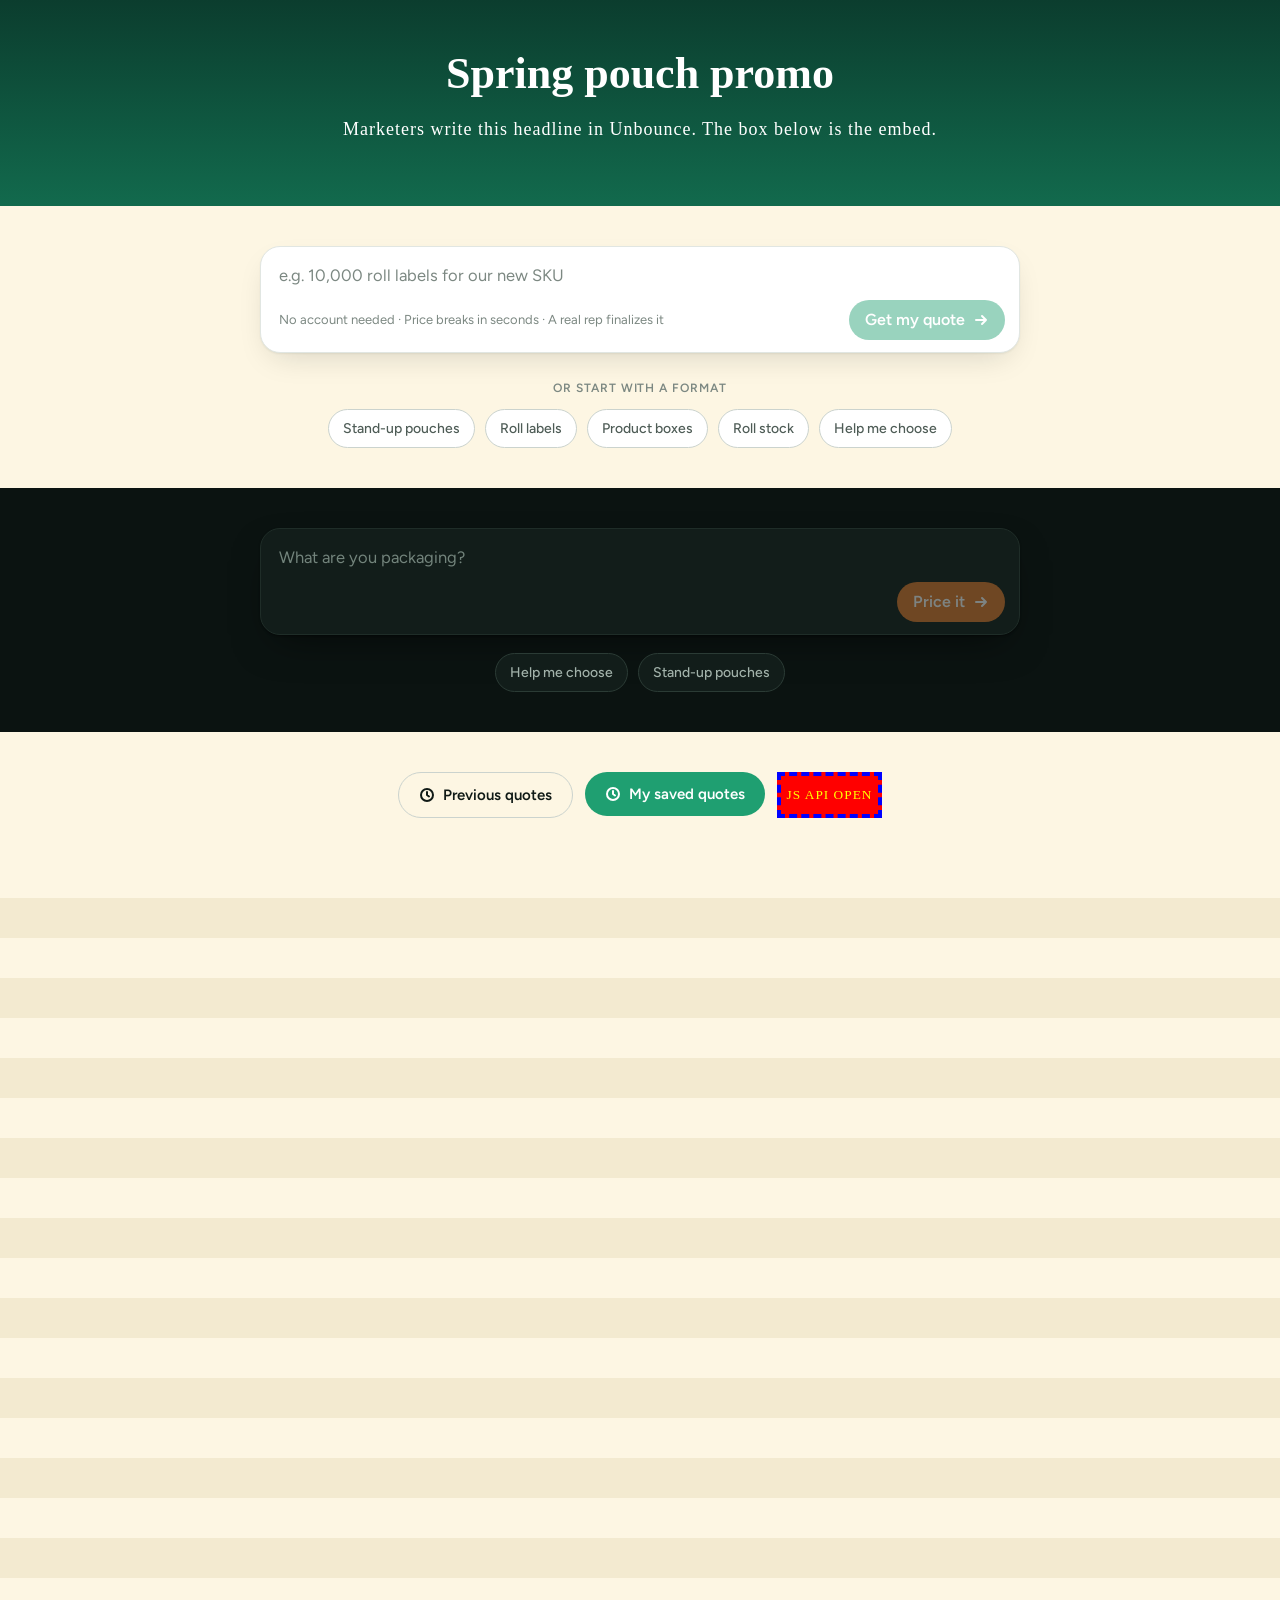
<file: embed-test.html>
<!DOCTYPE html>
<html lang="en">
<head>
<meta charset="utf-8">
<meta name="viewport" content="width=device-width, initial-scale=1, viewport-fit=cover">
<meta name="robots" content="noindex">
<title>Embed test page (fake Unbounce)</title>
<!-- Deliberately hostile host CSS: the embed must look the same despite it. -->
<style>
  * { box-sizing: content-box; }
  body { margin: 0; font: 18px/1.2 Georgia, serif; color: #222; background: #fdf6e3; }
  div, button, textarea, p { all: revert; font-family: "Comic Sans MS", cursive !important; letter-spacing: 1px; }
  button { background: red; color: yellow; border: 4px dashed blue; text-transform: uppercase; }
  textarea { background: #ffd; border: 3px solid purple; }
  .lp-hero { padding: 48px 20px; text-align: center; background: linear-gradient(#0b3d2e, #126a4d); color: #fff; }
  .lp-hero h1 { font-size: 44px; margin: 0 0 10px; }
  .lp-section { max-width: 900px; margin: 0 auto; padding: 40px 20px; }
  .lp-dark { background: #0b1311; padding: 40px 20px; }
  .tall { height: 1200px; background: repeating-linear-gradient(#fdf6e3 0 40px, #f3ead0 40px 80px); }
  .lp-row { display: flex; gap: 12px; justify-content: center; flex-wrap: wrap; }
</style>
</head>
<body>
<header class="lp-hero">
  <h1>Spring pouch promo</h1>
  <p>Marketers write this headline in Unbounce. The box below is the embed.</p>
</header>

<section class="lp-section">
  <div id="box-light" data-willowpack-chat data-theme="light" data-accent="#1F9F71" data-campaign="spring-pouch-promo" data-formats="pouches,labels,boxes,rollstock,help"></div>
</section>

<section class="lp-dark">
  <div id="box-dark" data-willowpack-chat data-theme="dark" data-accent="#E07A2E" data-campaign="spring-pouch-promo" data-formats="help,pouches" data-placeholder="What are you packaging?" data-button="Price it" data-hint="" data-formats-label=""></div>
</section>

<section class="lp-section">
  <div class="lp-row">
    <div id="qb-outline" data-willowpack-quotes data-label="Previous quotes" data-variant="outline" data-theme="light"></div>
    <div id="qb-filled" data-willowpack-quotes data-label="My saved quotes" data-variant="filled" data-theme="light" data-accent="#1F9F71"></div>
    <button type="button" id="api-open" onclick="WillowpackChat.open({ q: 'API test: 2,000 coffee bags' })">JS API open</button>
  </div>
</section>
<div class="tall"></div>

<script src="/embed.js?v=1.0.2" async></script>
</body>
</html>
</file>
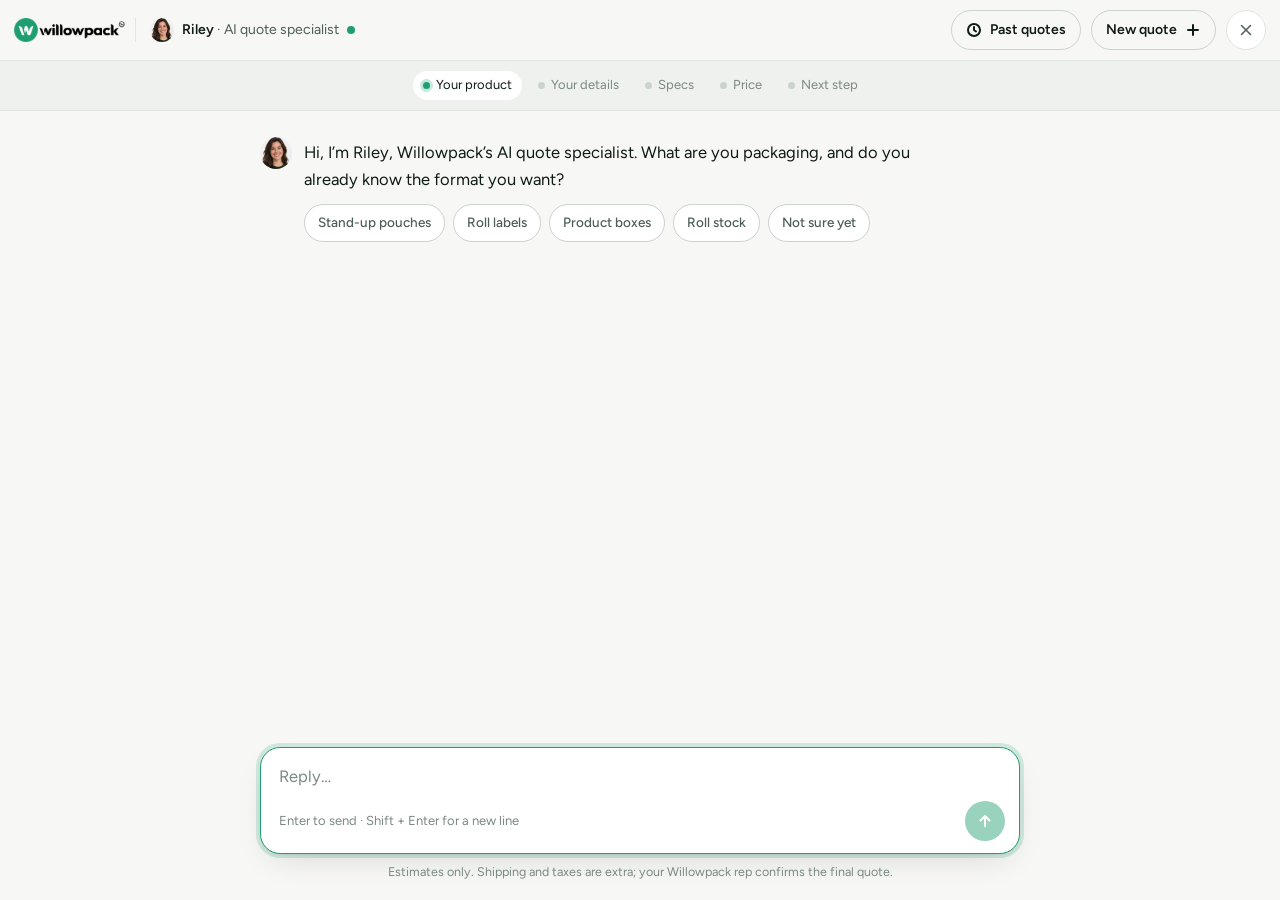
<file: embed/chat.html>
<!DOCTYPE html>
<html lang="en">
<head>
<meta charset="utf-8">
<meta name="viewport" content="width=device-width, initial-scale=1, viewport-fit=cover">
<meta name="robots" content="noindex">
<title>Willowpack quote assistant</title>
<link rel="icon" href="/assets/mark.png">
<link rel="preconnect" href="https://fonts.googleapis.com">
<link rel="preconnect" href="https://fonts.gstatic.com" crossorigin>
<link href="https://fonts.googleapis.com/css2?family=Outfit:wght@500;600;700;800&family=Figtree:wght@400;500;600&display=swap" rel="stylesheet">
<link rel="stylesheet" href="/assets/wp-chat.css">
<style>html,body{height:100%}body{overflow:hidden;background:var(--bg)}</style>
</head>
<body>
<div id="app"></div>
<script src="/assets/wp-live.js"></script>
<script src="/assets/wp-chat.js"></script>
<script>WPChat.mount({ mode: 'chat' });</script>
</body>
</html>
</file>
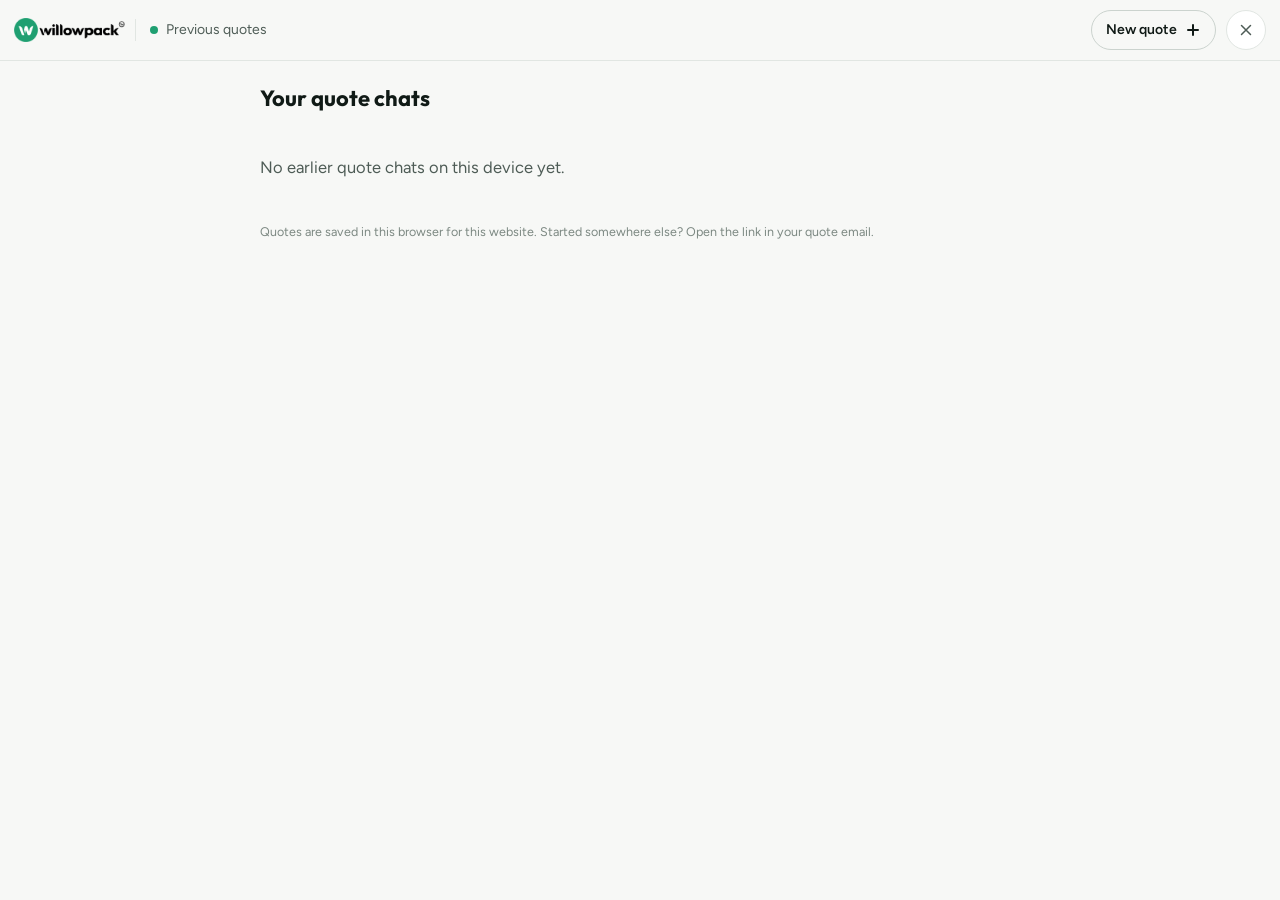
<file: embed/quotes.html>
<!DOCTYPE html>
<html lang="en">
<head>
<meta charset="utf-8">
<meta name="viewport" content="width=device-width, initial-scale=1, viewport-fit=cover">
<meta name="robots" content="noindex">
<title>Your Willowpack quotes</title>
<link rel="icon" href="/assets/mark.png">
<link rel="preconnect" href="https://fonts.googleapis.com">
<link rel="preconnect" href="https://fonts.gstatic.com" crossorigin>
<link href="https://fonts.googleapis.com/css2?family=Outfit:wght@500;600;700;800&family=Figtree:wght@400;500;600&display=swap" rel="stylesheet">
<link rel="stylesheet" href="/assets/wp-chat.css">
<style>html,body{height:100%}body{overflow:hidden;background:var(--bg)}</style>
</head>
<body>
<div id="app"></div>
<script src="/assets/wp-chat.js"></script>
<script>WPChat.mount({ mode: 'quotes' });</script>
</body>
</html>
</file>
<file: assets/wp-chat.css>
/* Willowpack chat surface styles. Copied from index.html (tokens, buttons, composer, chips, chat, call modal).
   Keep in sync by hand until / is moved onto this file. Accent: set --accent on :root (see wp-chat.js). */
/* ---------- Tokens ---------- */
:root{
  --green:#1F9F71; --green-600:#188460; --green-700:#126A4D; --green-50:#E8F5EF; --green-100:#CDEBDD;
  --kraft:#C9A46E; --kraft-2:#B48A52; --film:#DCE9EF;
  --bg:#F7F8F6; --bg-2:#EEF1EE; --surface:#FFFFFF; --surface-2:#F3F5F3;
  --text:#101A16; --muted:#4E5C56; --faint:#7C8882; --line:#E1E6E2; --line-2:#CBD3CE;
  --ink-on-green:#FFFFFF; --shadow:0 1px 2px rgba(16,26,22,.06),0 12px 32px -12px rgba(16,26,22,.18);
  --glow:0 18px 50px -18px rgba(31,159,113,.55);
  --radius:16px; --radius-sm:10px; --hero-glow:34%;
  color-scheme:light;
  box-sizing:border-box;
  padding-top:env(safe-area-inset-top,0px); padding-bottom:env(safe-area-inset-bottom,0px);
}
@media (prefers-color-scheme: dark){
  :root:not([data-theme="light"]){
    --bg:#0B1311; --bg-2:#0F1916; --surface:#121D1A; --surface-2:#17231F;
    --text:#E9F0EC; --muted:#A2B2AA; --faint:#73847C; --line:#1F2D28; --line-2:#2B3B35;
    --green-50:#0F2A20; --green-100:#164034; --film:#20323A;
    --shadow:0 1px 2px rgba(0,0,0,.4),0 16px 40px -16px rgba(0,0,0,.6);
    --hero-glow:24%;
    color-scheme:dark;
  }
}
:root[data-theme="dark"]{
  --bg:#0B1311; --bg-2:#0F1916; --surface:#121D1A; --surface-2:#17231F;
  --text:#E9F0EC; --muted:#A2B2AA; --faint:#73847C; --line:#1F2D28; --line-2:#2B3B35;
  --green-50:#0F2A20; --green-100:#164034; --film:#20323A;
  --shadow:0 1px 2px rgba(0,0,0,.4),0 16px 40px -16px rgba(0,0,0,.6);
  --hero-glow:24%;
  color-scheme:dark;
}
*,*::before,*::after{box-sizing:inherit}
body{margin:0;background:var(--bg);color:var(--text);font:400 16.5px/1.6 Figtree,system-ui,"Segoe UI",sans-serif;-webkit-font-smoothing:antialiased;transition:background-color .25s,color .25s}
img{max-width:100%;display:block}
button,textarea,input{font:inherit;color:inherit}
a{color:inherit}
:focus-visible{outline:2px solid var(--green);outline-offset:3px;border-radius:6px}
.sr{position:absolute;width:1px;height:1px;overflow:hidden;clip:rect(0 0 0 0);white-space:nowrap}
.wrap{max-width:1200px;margin:0 auto;padding:0 24px}

/* Logo swap */
.logo{height:32px;width:auto;display:block}
.logo-dark{display:none}
:root[data-theme="dark"] .logo-light{display:none}
:root[data-theme="dark"] .logo-dark{display:block}


.icon-btn{width:40px;height:40px;border-radius:50%;border:1px solid var(--line);background:var(--surface);display:grid;place-items:center;cursor:pointer;color:var(--muted);transition:color .15s,border-color .15s}
.icon-btn:hover{color:var(--text);border-color:var(--line-2)}
.icon-btn svg{width:18px;height:18px}
.sun{display:none}
:root[data-theme="dark"] .sun{display:block}
:root[data-theme="dark"] .moon{display:none}

.btn{display:inline-flex;align-items:center;gap:8px;border:none;border-radius:999px;padding:11px 20px;font-weight:600;font-size:15px;cursor:pointer;text-decoration:none;transition:background-color .15s,transform .15s,box-shadow .2s}
.btn-primary{background:var(--green);color:var(--ink-on-green);box-shadow:var(--glow)}
.btn-primary:hover{background:var(--green-600);transform:translateY(-1px)}
.btn-primary:active{transform:translateY(0)}
.btn-ghost{background:transparent;color:var(--text);border:1px solid var(--line-2)}
.btn-ghost:hover{background:var(--surface)}
.btn svg{width:16px;height:16px}

/* Composer (hero + chat share styles) */
.composer{background:var(--surface);border:1px solid var(--line);border-radius:20px;padding:14px 14px 12px 18px;box-shadow:var(--shadow);transition:border-color .15s,box-shadow .2s}
@keyframes nudge{0%{box-shadow:var(--shadow),0 0 0 0 color-mix(in srgb,var(--green) 45%,transparent)}100%{box-shadow:var(--shadow),0 0 0 14px color-mix(in srgb,var(--green) 0%,transparent)}}
.composer.nudge{animation:nudge .9s ease-out 2}
.composer:focus-within{border-color:var(--green);box-shadow:var(--shadow),0 0 0 4px color-mix(in srgb,var(--green) 18%,transparent)}
.composer textarea{display:block;width:100%;border:none;background:transparent;resize:none;outline:none;min-height:26px;max-height:180px;line-height:1.5;padding:2px 0 12px;font-size:16.5px}
.composer textarea:focus-visible{outline:none}
.composer textarea::placeholder{color:var(--faint)}
.composer-row{display:flex;align-items:center;gap:10px}
.composer-row .hint{font-size:13px;color:var(--faint)}
.send{margin-left:auto;height:40px;border-radius:999px;border:none;background:var(--green);color:#fff;display:inline-flex;align-items:center;gap:8px;padding:0 16px;font-weight:600;cursor:pointer;transition:background-color .15s,opacity .15s}
.send:hover{background:var(--green-600)}
.send:disabled{opacity:.45;cursor:default}
.send svg{width:16px;height:16px}
.send.round{width:40px;padding:0;justify-content:center}

.quick{display:flex;flex-wrap:wrap;gap:10px;justify-content:center}
.hero .quick-label{margin:30px 0 12px;font-size:12px;font-weight:600;letter-spacing:.08em;text-transform:uppercase;color:var(--faint)}
.hero .callme-wrap{margin-top:36px;padding-top:24px;border-top:1px solid var(--line);max-width:420px;margin-left:auto;margin-right:auto}
.chip{border:1px solid var(--line-2);background:var(--surface);border-radius:999px;padding:8px 14px;font-size:14px;font-weight:500;color:var(--muted);cursor:pointer;transition:color .15s,border-color .15s,background-color .15s,transform .15s}
.chip:hover{color:var(--text);border-color:var(--green);transform:translateY(-1px)}
/* ---------- Chat ---------- */
.chat{position:fixed;inset:0;z-index:50;display:flex;flex-direction:column;background:var(--bg);opacity:0;visibility:hidden;transform:translateY(24px);transition:opacity .3s ease,transform .45s cubic-bezier(.2,.8,.2,1),visibility 0s linear .45s;padding-top:env(safe-area-inset-top,0px);padding-bottom:env(safe-area-inset-bottom,0px)}
.chat.open{opacity:1;visibility:visible;transform:none;transition:opacity .3s ease,transform .45s cubic-bezier(.2,.8,.2,1)}
.chat-bar{display:flex;align-items:center;gap:14px;padding:12px 20px;border-bottom:1px solid var(--line);background:var(--bg)}
.chat-bar .logo{height:24px}
.who{display:flex;align-items:center;gap:8px;font-size:14px;color:var(--muted);padding-left:14px;border-left:1px solid var(--line)}
.who b{color:var(--text);font-weight:600}.who-av{width:24px;height:24px;border-radius:50%;flex:none}
.dot{width:8px;height:8px;border-radius:50%;background:var(--green);box-shadow:0 0 0 0 rgba(31,159,113,.6);animation:pulse 2.4s infinite}
@keyframes pulse{0%{box-shadow:0 0 0 0 rgba(31,159,113,.5)}70%{box-shadow:0 0 0 8px rgba(31,159,113,0)}100%{box-shadow:0 0 0 0 rgba(31,159,113,0)}}
.chat-bar .spacer{flex:1}
.chat-bar .btn{padding:8px 14px;font-size:14px}

.progress{display:flex;gap:6px;justify-content:safe center;padding:10px 20px;border-bottom:1px solid var(--line);background:var(--bg-2);font-size:13px;color:var(--faint);overflow-x:auto}
.progress span{display:inline-flex;align-items:center;gap:6px;white-space:nowrap;padding:4px 10px;border-radius:999px;transition:color .3s,background-color .3s}
.progress span::before{content:"";width:7px;height:7px;border-radius:50%;background:var(--line-2);transition:background-color .3s}
.progress span.done{color:var(--muted)}
.progress span.done::before{background:var(--green)}
.progress span.now{color:var(--text);background:var(--surface)}
.progress span.now::before{background:var(--green);box-shadow:0 0 0 3px color-mix(in srgb,var(--green) 25%,transparent)}

.thread{flex:1;overflow-y:auto;padding:24px 20px 8px}
.thread-inner{max-width:760px;margin:0 auto}
.msg{display:flex;gap:12px;margin:0 0 22px;animation:rise .35s cubic-bezier(.2,.8,.2,1)}
@keyframes rise{from{opacity:0;transform:translateY(8px)}to{opacity:1;transform:none}}
.msg.user{justify-content:flex-end}
.avatar{width:32px;height:32px;border-radius:50%;flex:none;margin-top:2px}
.bubble{max-width:min(620px,86%);word-wrap:break-word}
.msg.user .bubble{background:var(--green);color:#fff;padding:10px 16px;border-radius:20px 20px 6px 20px}
.msg.bot .bubble{padding-top:4px}
.bubble p{margin:0 0 10px}.bubble p:last-child{margin-bottom:0}
.bubble ul,.bubble ol{margin:0 0 10px;padding-left:22px}
.bubble li{margin:3px 0}
.bubble strong{font-weight:600}
.bubble a{color:var(--green)}
.replies{display:flex;flex-wrap:wrap;gap:8px;margin-top:12px}
.replies .chip{font-size:13.5px;padding:7px 13px}
.replies.used .chip{opacity:.45;pointer-events:none}
.replies.used .chip.picked{opacity:1}
.chip.picked{background:var(--green);border-color:var(--green);color:#fff}
#bookBtn.booked{background:transparent;color:var(--green-700);border:1px solid var(--green);box-shadow:none;cursor:default;pointer-events:none}
:root[data-theme=dark] #bookBtn.booked,.dark #bookBtn.booked{color:var(--green)}
.chip.rec.picked::after{opacity:.9}
.replies.slots{display:grid;grid-template-columns:repeat(auto-fill,minmax(200px,1fr));gap:10px}
.chip.slot{border-radius:14px;padding:12px 14px;text-align:left;display:flex;flex-direction:column;gap:2px;line-height:1.3}
.chip.slot b{font-weight:600;color:var(--text);font-size:14.5px}
.chip.slot span{font-size:13px;color:var(--muted)}
.chip.slot.picked b,.chip.slot.picked span{color:#fff}
.chip.slot.rec::after{content:"Earliest";font-size:11px;font-weight:600;color:var(--green);margin-top:4px}
.chip.slot.rec.picked::after{color:#fff}
.history{display:none;flex:1;overflow-y:auto;padding:24px 20px}
.callme-link{display:inline-flex;align-items:center;gap:8px;padding:10px 16px;border-radius:999px;border:none;background:none;color:var(--green);font:600 15px/1 Figtree,sans-serif;cursor:pointer}
.callme-link svg{width:16px;height:16px}
.callme-link:hover{background:color-mix(in srgb,var(--green) 10%,transparent)}
#callBtn{display:none}#callBtn.show{display:inline-flex}
.cm-back{position:fixed;inset:0;z-index:80;background:rgba(5,10,8,.55);display:none;align-items:center;justify-content:center;padding:20px}
.cm-back.open{display:flex}
.cm{width:100%;max-width:420px;background:var(--surface);color:var(--text);border:1px solid var(--line);border-radius:22px;padding:24px;box-shadow:var(--shadow);animation:rise .3s cubic-bezier(.2,.8,.2,1)}
.cm h3{margin:0 0 6px;font:700 21px/1.2 Outfit,sans-serif}
.cm p.sub{margin:0 0 18px;color:var(--muted);font-size:14.5px}
.cm label.f{display:block;font-size:13px;font-weight:600;margin:0 0 6px}
.cm input[type=tel]{width:100%;box-sizing:border-box;height:46px;border-radius:12px;border:1px solid var(--line-2);background:var(--bg);color:var(--text);font:500 16px Figtree,sans-serif;padding:0 14px}
.cm input[type=tel]:focus{outline:none;border-color:var(--green);box-shadow:0 0 0 4px color-mix(in srgb,var(--green) 18%,transparent)}
.cm .consent{display:flex;gap:10px;align-items:flex-start;margin:14px 0 18px;font-size:13px;color:var(--muted);line-height:1.45}
.cm .consent input{margin-top:2px;accent-color:var(--green);width:16px;height:16px;flex:none}
.cm .row{display:flex;gap:10px;justify-content:flex-end}
.cm .msg{margin:14px 0 0;font-size:14px;min-height:1em}
.cm .msg.ok{color:var(--green)} .cm .msg.err{color:#d9534f}
.chat.show-history .history{display:block}
.chat.show-history .thread,.chat.show-history .chat-dock,.chat.show-history .progress{display:none}
.history-inner{max-width:760px;margin:0 auto}
.history-head{display:flex;align-items:center;gap:12px;margin-bottom:18px}
.history-head h2{font:700 22px/1.2 Outfit,sans-serif;margin:0;flex:1}
.hcard{width:100%;text-align:left;display:grid;grid-template-columns:1fr auto;gap:4px 16px;align-items:center;background:var(--surface);border:1px solid var(--line);border-radius:16px;padding:14px 16px;margin-bottom:10px;cursor:pointer;color:var(--text);font:inherit;transition:border-color .15s,transform .15s}
.hcard:hover{border-color:var(--green);transform:translateY(-1px)}
.hcard .t{font-weight:600;font-size:15.5px;overflow:hidden;text-overflow:ellipsis;white-space:nowrap}
.hcard .m{font-size:13px;color:var(--muted);grid-column:1}
.hcard .v{grid-row:1/3;grid-column:2;text-align:right;font:700 16px/1.2 Outfit,sans-serif;font-variant-numeric:tabular-nums}
.hcard .v small{display:block;font:500 12px/1.4 Figtree,sans-serif;color:var(--muted)}
.hcard .tag{display:inline-block;font-size:11.5px;font-weight:600;padding:2px 8px;border-radius:999px;background:var(--green-50);color:var(--green-700);margin-left:6px;vertical-align:1px}
.history-empty{color:var(--muted);padding:24px 0}
.typing{display:inline-flex;gap:5px;padding:12px 0}
.typing i{width:7px;height:7px;border-radius:50%;background:var(--faint);animation:blink 1.2s infinite}
.typing i:nth-child(2){animation-delay:.15s}.typing i:nth-child(3){animation-delay:.3s}
@keyframes blink{0%,80%,100%{opacity:.25;transform:translateY(0)}40%{opacity:1;transform:translateY(-2px)}}
.msg.error .bubble{color:var(--muted)}
.retry{background:none;border:none;color:var(--green);font-weight:600;cursor:pointer;padding:0;margin-left:4px}

.bubble table{border-collapse:collapse;margin:8px 0;font-size:14px;font-variant-numeric:tabular-nums;width:100%}
.bubble th,.bubble td{padding:6px 10px;border-bottom:1px solid var(--green-100);text-align:left}
.bubble th{font-weight:600;color:var(--muted)}
.bubble .tbl{overflow-x:auto}
.chip.rec{border-color:var(--green-600,#2f7d4f);font-weight:600}
.chip.rec::after{content:" ★ Recommended";font-size:11px;font-weight:500;opacity:.75}
.quote-pill{display:none;max-width:760px;margin:0 auto 14px;align-items:center;gap:12px;padding:12px 14px 12px 16px;border-radius:14px;background:var(--green-50);border:1px solid var(--green-100);animation:rise .4s cubic-bezier(.2,.8,.2,1)}
.quote-pill.show{display:flex}
.quote-pill .qi{font-size:13px;color:var(--muted)}
.quote-pill .qv{font:700 18px/1.1 Outfit,sans-serif;font-variant-numeric:tabular-nums}
.quote-pill .btn{margin-left:auto;padding:8px 14px;font-size:14px}

.chat-dock{padding:10px 20px 18px;background:var(--bg)}
.chat-dock .composer{max-width:760px;margin:0 auto}
.chat-dock .fine{max-width:760px;margin:8px auto 0;text-align:center;font-size:12.5px;color:var(--faint)}

.resume{position:fixed;right:20px;bottom:calc(20px + env(safe-area-inset-bottom,0px));z-index:30;display:none}
.resume.show{display:inline-flex;animation:rise .35s cubic-bezier(.2,.8,.2,1)}

@media (prefers-reduced-motion:reduce){
  *,*::before,*::after{animation:none!important;transition:none!important;scroll-behavior:auto!important}
}

/* ---------- Accent override (embed ?accent=) ---------- */
:root[data-accent]{
  --green:var(--accent); --green-600:color-mix(in srgb,var(--accent) 84%,#000); --green-700:color-mix(in srgb,var(--accent) 68%,#000);
  --green-50:color-mix(in srgb,var(--accent) 10%,var(--bg)); --green-100:color-mix(in srgb,var(--accent) 22%,var(--bg));
  --glow:0 18px 50px -18px color-mix(in srgb,var(--accent) 55%,transparent);
}
/* ---------- Responsive (chat parts of index.html) ---------- */
@media (max-width:720px){
  .composer-row .hint{display:none}
  .who{display:none}
  .chat-bar .ghost-label{display:none}
}
/* ---------- Embedded surface: always open, no page behind it ---------- */
.embedded .chat{opacity:1;visibility:visible;transform:none;transition:none}
.embedded .chat-bar{gap:10px;padding:10px 14px}
@media (max-width:420px){.embedded .chat-bar .logo{width:92px;height:auto}.embedded .chat-bar .btn{padding:7px 10px}}
/* Live chat with a sales rep (assets/wp-live.js) */
.agent-av{display:grid;place-items:center;background:var(--green);color:#fff;font:700 12px/1 'Outfit',sans-serif;letter-spacing:.3px}
.agent-name{font:600 12px/1.3 'Figtree',sans-serif;color:var(--muted);margin:0 0 4px}
.msg.live-note{justify-content:center}
.live-note-text{font-size:13px;color:var(--muted);background:var(--surface-2,rgba(127,127,127,.08));padding:6px 12px;border-radius:999px;text-align:center}
.msg.live-banner{justify-content:center;align-items:center;gap:8px;font-size:13.5px;color:var(--text);position:sticky;top:0;z-index:2;background:var(--bg);padding:6px 0;margin:0 0 14px}
.live-dot{width:8px;height:8px;border-radius:50%;background:#12B76A;box-shadow:0 0 0 3px rgba(18,183,106,.2);animation:livepulse 1.6s ease-in-out infinite}
@keyframes livepulse{50%{box-shadow:0 0 0 6px rgba(18,183,106,0)}}
@media (prefers-reduced-motion:reduce){.live-dot{animation:none}}
</file>
